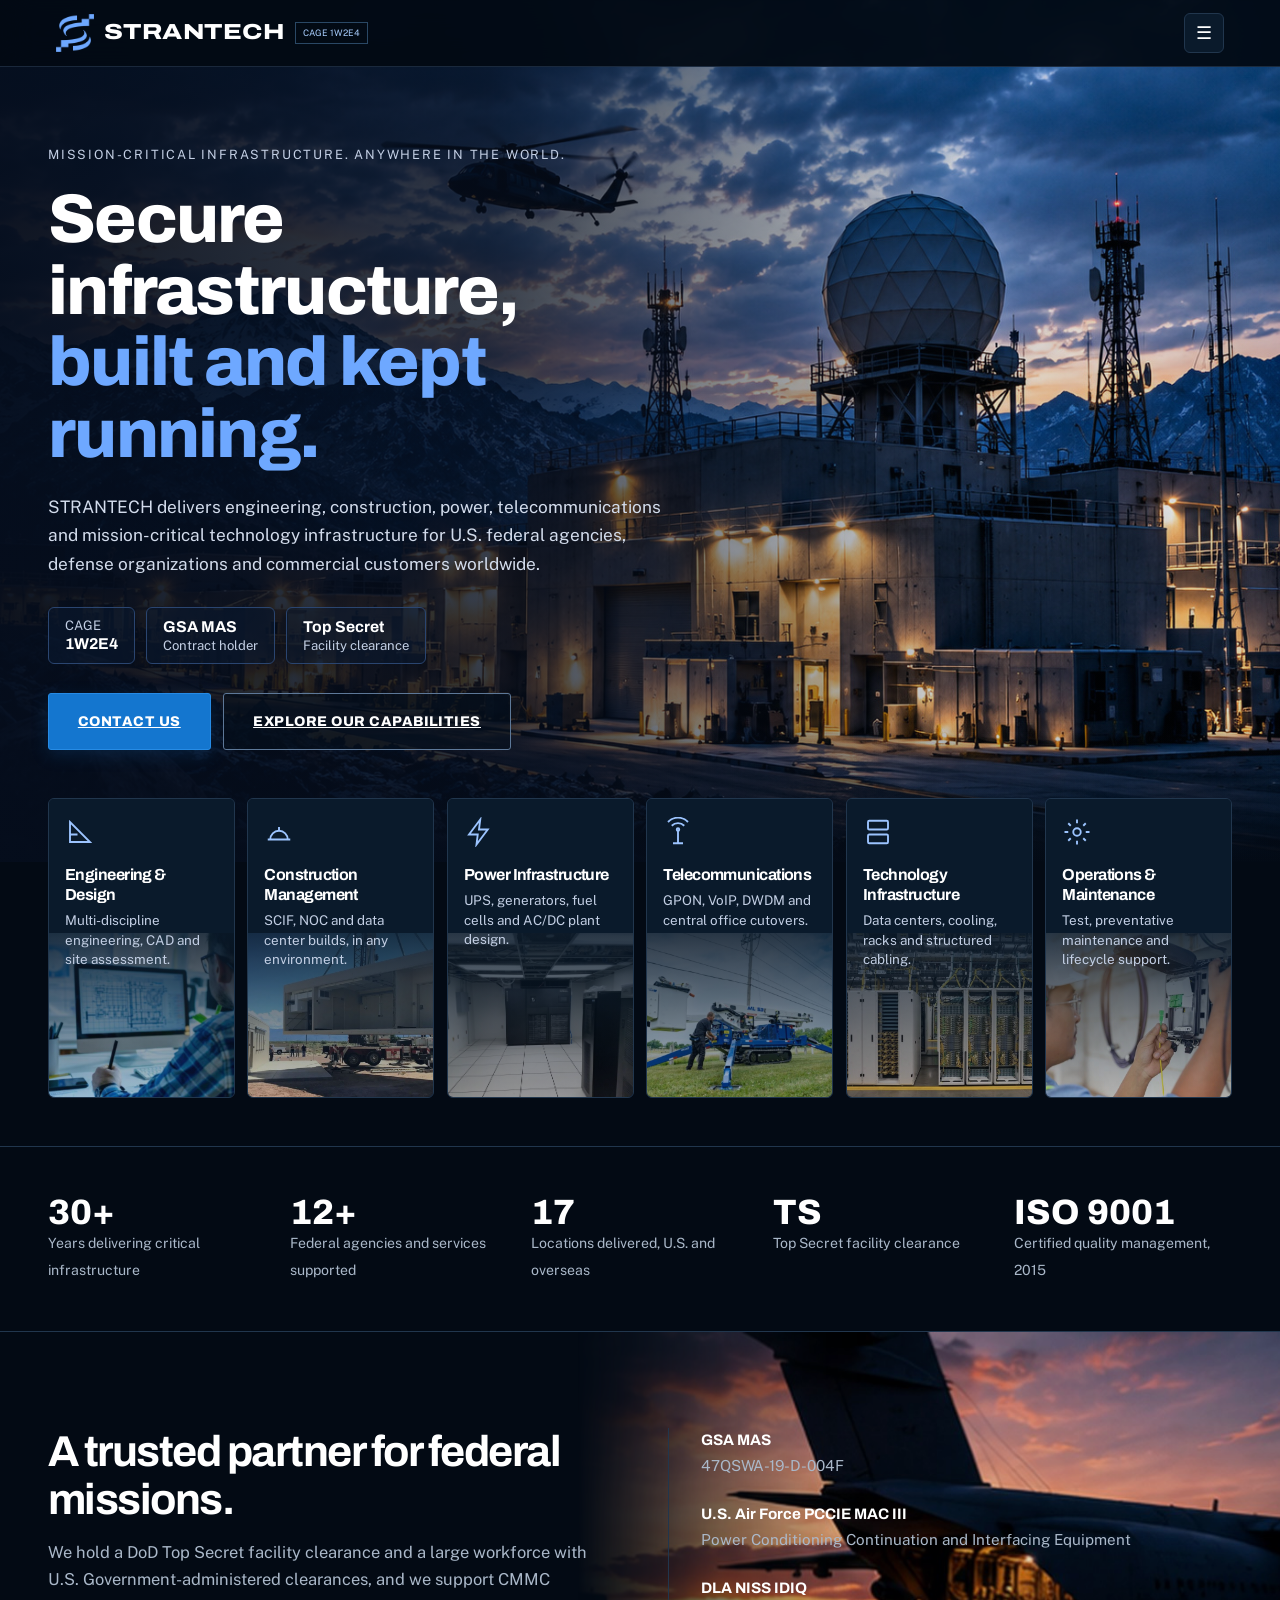
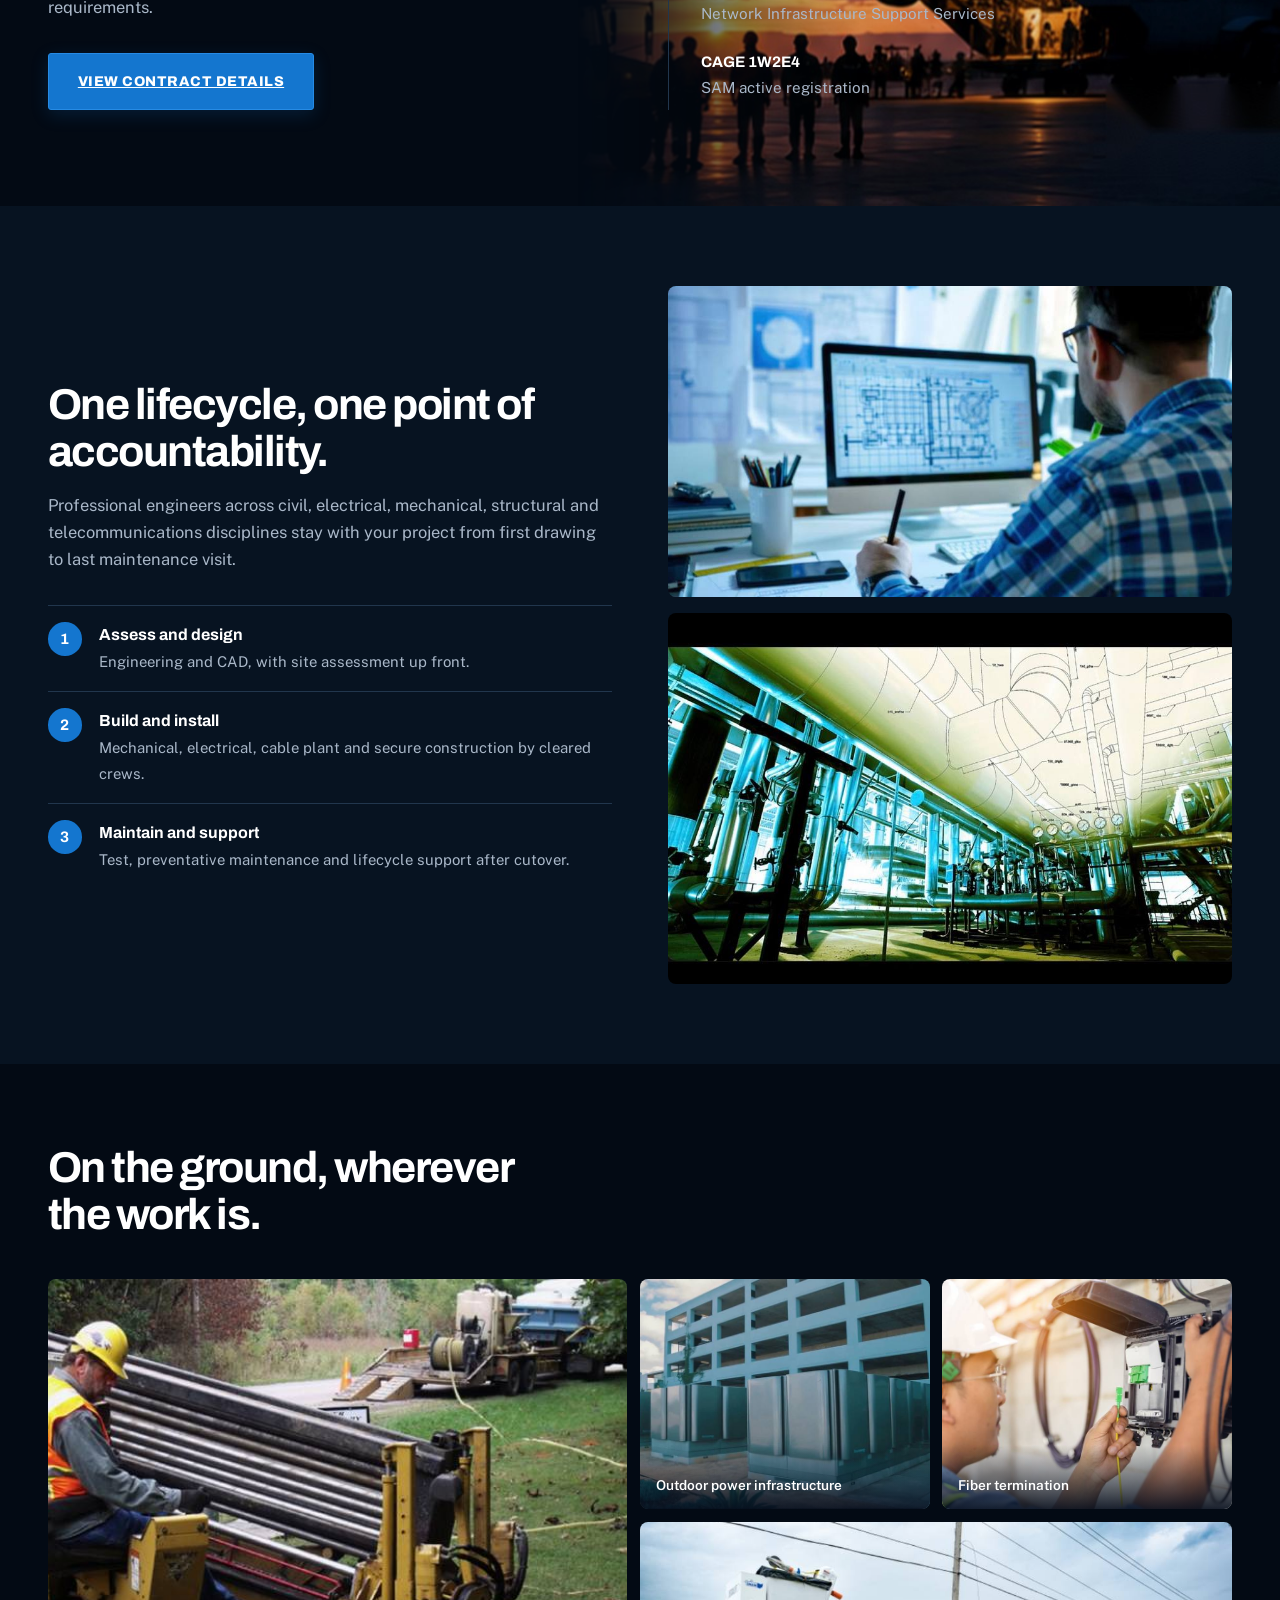
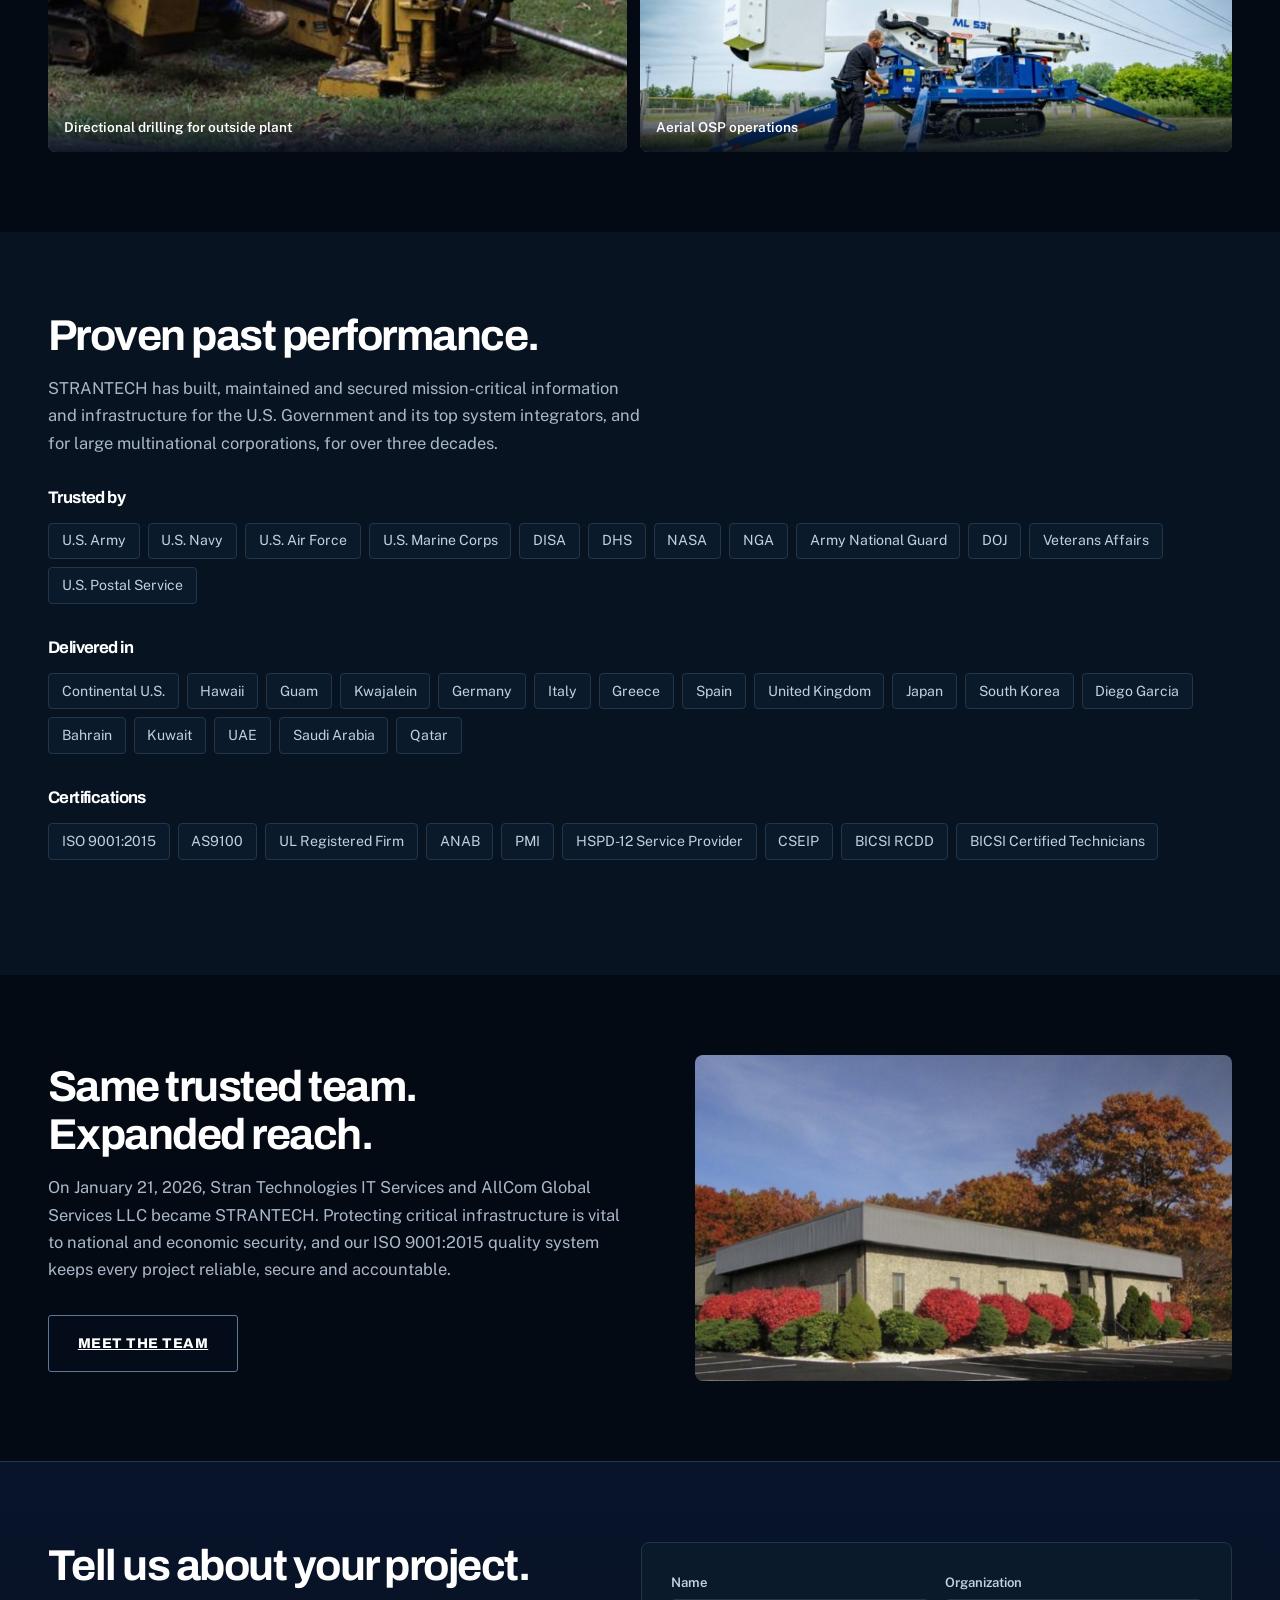
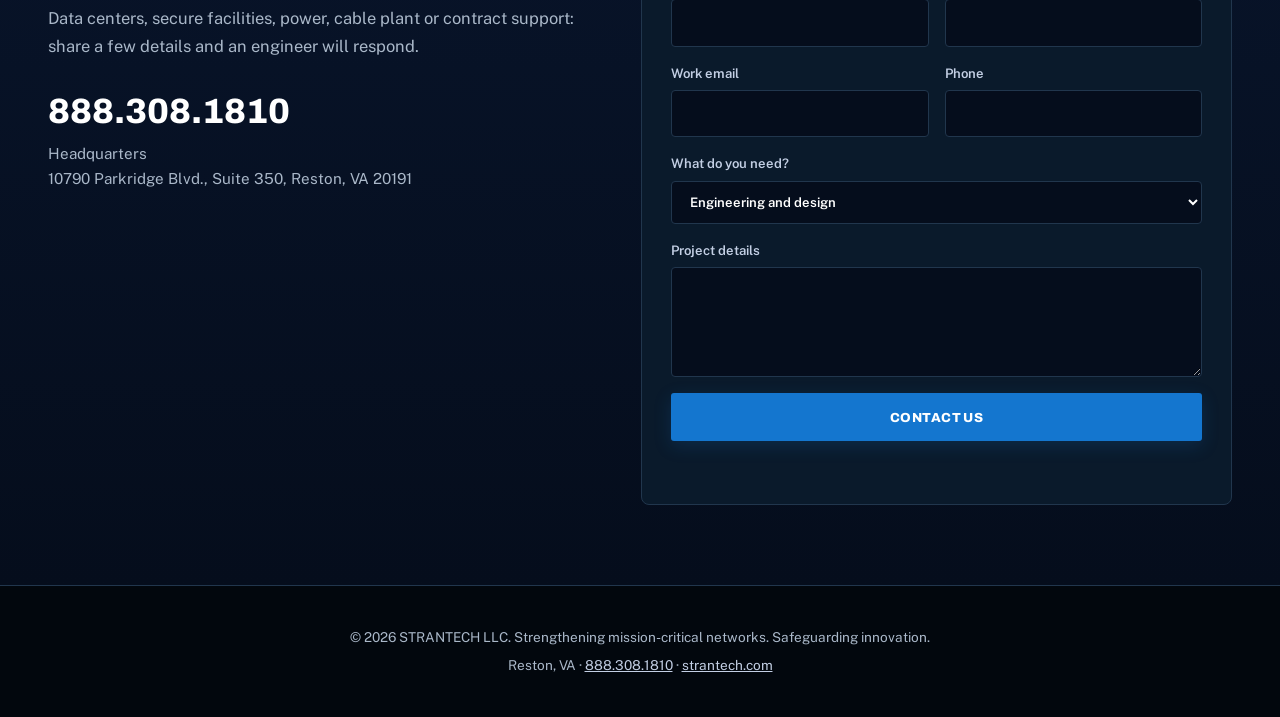
<file: index.html>
<!DOCTYPE html>
<html lang="en" data-theme="dark">
<head>
<meta charset="UTF-8"><meta name="viewport" content="width=device-width,initial-scale=1">
<title>STRANTECH | Mission-Critical Infrastructure & Defense</title>
<meta name="description" content="STRANTECH delivers engineering, construction, power, telecommunications and mission-critical technology infrastructure for U.S. federal agencies, defense organizations and commercial customers worldwide. CAGE 1W2E4. Top Secret facility clearance.">
<link rel="icon" type="image/png" href="images/strantech-logo.png">
<link rel="stylesheet" href="polish.css">
<link rel="stylesheet" href="sitewide.css">
<style>
*{margin:0;padding:0;box-sizing:border-box}html{scroll-behavior:smooth}body{line-height:1.65;overflow-x:hidden}img{display:block;max-width:100%}
.wrap{max-width:1180px;margin:0 auto;padding:0 1.5rem}section{padding:5rem 0}.alt{background:var(--bg-alt)}
header{position:fixed;top:0;left:0;right:0;z-index:100}
.nav-container{max-width:1180px;margin:0 auto;padding:.7rem 1.5rem;display:flex;align-items:center;justify-content:space-between;gap:1.2rem}
.logo-group{display:flex;align-items:center;gap:.6rem;text-decoration:none}
nav{display:flex;align-items:center;gap:1.4rem}nav a{text-decoration:none;font-size:.86rem;font-weight:500}nav a.btn{color:#fff;font-size:.74rem}
.mobile-toggle{display:none;width:40px;height:40px;border:1px solid var(--border);background:var(--card);color:#fff;border-radius:6px;font-size:1.1rem}
.mobile-menu{display:none;position:fixed;top:58px;left:0;right:0;background:var(--bg);padding:1rem 1.5rem 1.5rem;z-index:99;flex-direction:column;border-bottom:1px solid var(--border)}
.mobile-menu.open{display:flex}.mobile-menu a{color:#fff;text-decoration:none;padding:.7rem 0;border-bottom:1px solid var(--border)}.mobile-menu a.btn{border:0;margin-top:.8rem;text-align:center}
.hero{position:relative;padding:9rem 0 7rem;background:var(--ink);overflow:hidden}
.hero::before{content:"";position:absolute;inset:0;z-index:1;background:linear-gradient(90deg,rgba(5,13,28,.96) 0,rgba(5,13,28,.8) 38%,rgba(5,13,28,.12) 78%)}
.slide{position:absolute;inset:0;z-index:0;background-size:cover;background-position:center;opacity:0;transition:opacity 1.2s}.slide.on{opacity:1}.slide:first-child{background-position:right center}
.dots{display:none;position:absolute;right:1.5rem;bottom:6.5rem;z-index:4;gap:.5rem}.dots button{width:34px;height:5px;border:0;border-radius:3px;background:#ffffff55;cursor:pointer;padding:0}.dots button.on{background:#6ea8ff}
.hero::after{content:"";position:absolute;inset:auto 0 0;height:140px;background:linear-gradient(transparent,var(--ink))}
.hero .wrap{position:relative;z-index:2}.hero .in{max-width:640px}
.kicker{font-size:.8rem;letter-spacing:.14em;text-transform:uppercase;color:#c3cfe4;margin-bottom:1.2rem}
h1{font-size:clamp(2.5rem,5.4vw,4.3rem);line-height:1.04;font-weight:800;letter-spacing:-.025em;color:#fff}h1 span{color:#6ea8ff;display:block}
.hero p{color:#d3dcec;font-size:1.08rem;margin:1.4rem 0 1.8rem}
.badges{display:flex;flex-wrap:wrap;gap:.7rem;margin-bottom:1.8rem}.badges div{border:1px solid #2a4570;background:#0a1a3380;border-radius:6px;padding:.55rem 1rem;font-size:.82rem;color:#c3cfe4;line-height:1.3}.badges b{display:block;color:#fff;font-family:'Archivo';font-size:.98rem}
.row{display:flex;flex-wrap:wrap;gap:.8rem;align-items:center}
.tiles{position:relative;z-index:3;margin-top:-4rem}.tiles .wrap{display:grid;grid-template-columns:repeat(6,1fr);gap:.8rem}
.tile{position:relative;display:flex;flex-direction:column;min-height:300px;border:1px solid var(--border);border-radius:6px;overflow:hidden;background:var(--card);text-decoration:none;color:#fff}
.tile img{position:absolute;inset:auto 0 0;height:55%;width:100%;object-fit:cover;opacity:.8;transition:opacity .2s}.tile:hover img{opacity:1}.tile:hover{border-color:var(--signal)}
.tile::after{content:"";position:absolute;inset:0;background:linear-gradient(180deg,var(--card) 35%,transparent 100%)}
.tile div{position:relative;z-index:2;padding:1.1rem 1rem}.tile svg{width:30px;height:30px;stroke:#9cc4ff;fill:none;stroke-width:1.5;margin-bottom:.6rem}
.tile h3{font-size:1rem;line-height:1.25;margin-bottom:.4rem}.tile p{font-size:.84rem;color:#c3cfe4;line-height:1.45}
.stats{padding:3rem 0;border-block:1px solid var(--border);margin-top:3rem}.stats .wrap{display:grid;grid-template-columns:repeat(5,1fr);gap:1.5rem}
.stat b{display:block;font:800 2.2rem/1 'Archivo';color:#fff}.stat span{font-size:.88rem;color:var(--muted)}
.fed{position:relative;overflow:hidden}.fed::before{content:"";position:absolute;inset:0 0 0 45%;background:url(images/aircraft-sunset.jpg) center/cover;opacity:.9;-webkit-mask-image:linear-gradient(90deg,transparent,#000 40%);mask-image:linear-gradient(90deg,transparent,#000 40%)}
.fed{padding:6rem 0}.fed .wrap{position:relative;z-index:1;display:grid;grid-template-columns:1fr 1fr;gap:3.5rem}
h2{font-size:clamp(1.8rem,3.4vw,2.7rem);line-height:1.1;max-width:20ch}.lead{color:var(--muted);max-width:60ch;margin-top:1rem;font-size:1.03rem}
.facts{list-style:none;display:grid;gap:.9rem;border-left:1px solid var(--border);padding-left:2rem}.facts li{font-size:.95rem;color:var(--muted)}.facts b{display:block;color:#fff;font-family:'Archivo'}
.split{display:grid;grid-template-columns:1fr 1fr;gap:3.5rem;align-items:center}.split img{border-radius:8px;width:100%}
.steps{list-style:none;margin-top:2rem;counter-reset:s}.steps li{counter-increment:s;padding:1rem 0 1rem 3.2rem;border-top:1px solid var(--border);position:relative}
.steps li::before{content:counter(s);position:absolute;left:0;top:1rem;width:2.1rem;height:2.1rem;border-radius:50%;background:var(--signal);color:#fff;font:700 .95rem 'Archivo';display:grid;place-items:center}
.steps b{display:block;font-family:'Archivo';color:#fff}.steps span{color:var(--muted);font-size:.93rem}
.strip{display:grid;grid-template-columns:2fr 1fr 1fr;grid-template-rows:230px 230px;gap:.8rem;margin-top:2.5rem}.strip figure{position:relative;border-radius:8px;overflow:hidden}.strip figure:first-child{grid-row:span 2}.strip img{width:100%;height:100%;object-fit:cover}
.strip figcaption{position:absolute;inset:auto 0 0;padding:1.8rem 1rem .8rem;background:linear-gradient(transparent,rgba(5,13,28,.9));color:#fff;font-size:.85rem;font-weight:600}
.tags{display:flex;flex-wrap:wrap;gap:.5rem;margin:1rem 0 2.2rem}.tags span{background:var(--card);border:1px solid var(--border);padding:.35rem .8rem;border-radius:4px;font-size:.88rem;color:#c3cfe4}
h3.sub{font-size:1.05rem;margin-top:2rem;color:#fff}
.about{display:grid;grid-template-columns:1.1fr 1fr;gap:3.5rem;align-items:center}.about img{border-radius:8px;width:100%}
.contact{background:linear-gradient(180deg,#08142a,#050d1c);border-top:1px solid var(--border)}.contact .wrap{display:grid;grid-template-columns:1fr 1.1fr;gap:3.5rem}
.direct{margin-top:2rem}.direct a.big{font:800 2.2rem 'Archivo';color:#fff;text-decoration:none}.direct p{color:var(--muted);margin-top:.6rem;font-size:.95rem}
form{background:var(--card);border:1px solid var(--border);border-radius:8px;padding:1.8rem;display:grid;gap:1rem}.r2{display:grid;grid-template-columns:1fr 1fr;gap:1rem}
label{font-size:.82rem;font-weight:600;display:grid;gap:.35rem;color:#c3cfe4}input,select,textarea{font:inherit;padding:.75rem .9rem;border:1px solid var(--border);border-radius:4px;background:#050d1c;color:#fff;width:100%}textarea{min-height:110px;resize:vertical}
form .btn{border:0;cursor:pointer;padding:1.05rem}#formStatus{font-size:.9rem;min-height:1.2em;color:var(--muted)}
footer{padding:2.5rem 1.5rem;text-align:center;font-size:.85rem}
@media(max-width:1080px){.tiles .wrap{grid-template-columns:repeat(3,1fr)}.stats .wrap{grid-template-columns:repeat(3,1fr)}}
@media(max-width:980px){nav{display:none}.mobile-toggle{display:block}.fed .wrap,.split,.about,.contact .wrap{grid-template-columns:1fr}.hero::before{background:linear-gradient(180deg,rgba(5,13,28,.85),rgba(5,13,28,.7))}.dots{right:auto;left:1.5rem}.facts{border:0;padding:0}.fed::before{opacity:.3}}
@media(max-width:640px){section{padding:3.6rem 0}.hero{padding:7rem 0 6rem}.tiles .wrap,.stats .wrap{grid-template-columns:1fr 1fr}.r2{grid-template-columns:1fr}.strip{grid-template-columns:1fr;grid-template-rows:none}.strip figure,.strip figure:first-child{grid-row:auto;height:210px}.cage-badge{display:none}}
</style>
<style id="strantech-centering-fix">
/* Center the site consistently and prevent horizontal overflow. */
html, body { width:100%; max-width:100%; margin:0; overflow-x:clip; }
*, *::before, *::after { box-sizing:border-box; }
header { left:0 !important; right:0 !important; width:100% !important; }
.nav-container, .wrap, .container, .page-banner .wrap { margin-left:auto !important; margin-right:auto !important; }
.nav-container { width:100%; }
img, video, iframe { max-width:100%; }
@media (min-width:901px) and (max-width:1280px) {
  header nav { display:none !important; }
  header .mobile-toggle { display:inline-flex !important; align-items:center; justify-content:center; }
  .nav-container { width:100% !important; max-width:1180px !important; padding-left:clamp(1rem,3vw,2rem) !important; padding-right:clamp(1rem,3vw,2rem) !important; }
}
</style>


<style id="true-centered-layout-fix">
/* Keep the page content in one centered, responsive column. */
html, body { width:100%; max-width:100%; margin:0; overflow-x:hidden; }
header { width:100% !important; left:0 !important; right:0 !important; }
.wrap, .container, .nav-container, .page-banner .wrap, .cta-band .in {
  width: min(100% - 48px, 1308px) !important;
  max-width: 1308px !important;
  margin-left: auto !important; margin-right: auto !important;
}
.nav-container { display:flex; align-items:center; justify-content:space-between; }
.hero .wrap { margin-inline:auto !important; }
img, video, iframe { max-width:100%; }
@media (max-width: 700px) {
  .wrap, .container, .nav-container, .page-banner .wrap, .cta-band .in { width: calc(100% - 32px) !important; }
}
@media (min-width: 901px) and (max-width: 1280px) {
  header nav { display:none !important; }
  header .mobile-toggle { display:inline-flex !important; align-items:center; justify-content:center; }
}
</style>

</head>
<body>
<header><div class="nav-container">
<a href="index.html" class="logo-group"><img src="images/strantech-logo-light.png" alt=""><span class="logo-text">STRANTECH</span><span class="cage-badge">CAGE 1W2E4</span></a>
<nav><a href="index.html" class="active">Home</a><a href="capabilities.html">Capabilities</a><a href="partners.html">Federal Contracting</a><a href="#performance">Past Performance</a><a href="locations.html">Global Operations</a><a href="about.html">About</a><a href="#contact">Contact</a><a href="#contact" class="btn btn-primary btn-arrow">Contact Us</a></nav>
<button class="mobile-toggle" id="menuBtn" aria-label="Menu">☰</button></div></header>
<div class="mobile-menu" id="menu"><a href="index.html" class="active">Home</a><a href="capabilities.html">Capabilities</a><a href="partners.html">Federal Contracting</a><a href="#performance">Past Performance</a><a href="locations.html">Global Operations</a><a href="about.html">About</a><a href="#contact">Contact</a><a href="#contact" class="btn btn-primary btn-arrow">Contact Us</a></div>

<section class="hero">
<div class="slide on" style="background-image:url(images/hero-radar-site.jpg)"></div>
<div class="wrap"><div class="in">
<div class="kicker">Mission-critical infrastructure. Anywhere in the world.</div>
<h1>Secure infrastructure,<span>built and kept running.</span></h1>
<p>STRANTECH delivers engineering, construction, power, telecommunications and mission-critical technology infrastructure for U.S. federal agencies, defense organizations and commercial customers worldwide.</p>
<div class="badges"><div>CAGE<b>1W2E4</b></div><div><b>GSA MAS</b>Contract holder</div><div><b>Top Secret</b>Facility clearance</div></div>
<div class="row"><a href="#contact" class="btn btn-primary btn-lg">Contact Us</a><a href="capabilities.html" class="btn btn-outline btn-lg">Explore our capabilities</a></div>
</div></div></section>

<div class="tiles" id="capabilities"><div class="wrap">
<a class="tile" href="capabilities.html"><div><svg viewBox="0 0 24 24"><path d="M4 20V4l16 16zM4 14h6"/></svg><h3>Engineering & Design</h3><p>Multi-discipline engineering, CAD and site assessment.</p></div><img src="images/design-engineering-cad.jpg" alt="" loading="lazy"></a>
<a class="tile" href="capabilities.html"><div><svg viewBox="0 0 24 24"><path d="M3 18h18M5 18a7 7 0 0 1 14 0M12 8v3"/></svg><h3>Construction Management</h3><p>SCIF, NOC and data center builds, in any environment.</p></div><img src="images/modular-scif-buildouts.jpg" alt="" loading="lazy"></a>
<a class="tile" href="capabilities.html"><div><svg viewBox="0 0 24 24"><path d="M13 2 4 14h7l-1 8 9-12h-7z"/></svg><h3>Power Infrastructure</h3><p>UPS, generators, fuel cells and AC/DC plant design.</p></div><img src="images/power-ups-systems.jpg" alt="" loading="lazy"></a>
<a class="tile" href="capabilities.html"><div><svg viewBox="0 0 24 24"><path d="M12 11v10M8 21h8M7 7a7 7 0 0 1 10 0M4 4a11 11 0 0 1 16 0"/><circle cx="12" cy="10" r="1"/></svg><h3>Telecommunications</h3><p>GPON, VoIP, DWDM and central office cutovers.</p></div><img src="images/osp-aerial-operations.jpg" alt="" loading="lazy"></a>
<a class="tile" href="capabilities.html"><div><svg viewBox="0 0 24 24"><rect x="4" y="3" width="16" height="7" rx="1"/><rect x="4" y="14" width="16" height="7" rx="1"/><path d="M8 6.5h.01M8 17.5h.01"/></svg><h3>Technology Infrastructure</h3><p>Data centers, cooling, racks and structured cabling.</p></div><img src="images/data-center-infrastructure.jpg" alt="" loading="lazy"></a>
<a class="tile" href="capabilities.html"><div><svg viewBox="0 0 24 24"><circle cx="12" cy="12" r="3"/><path d="M12 2v3M12 19v3M2 12h3M19 12h3M5 5l2 2M17 17l2 2M19 5l-2 2M7 17l-2 2"/></svg><h3>Operations & Maintenance</h3><p>Test, preventative maintenance and lifecycle support.</p></div><img src="images/fiber-optic-installation.jpg" alt="" loading="lazy"></a>
</div></div>

<div class="stats"><div class="wrap">
<div class="stat"><b>30+</b><span>Years delivering critical infrastructure</span></div>
<div class="stat"><b>12+</b><span>Federal agencies and services supported</span></div>
<div class="stat"><b>17</b><span>Locations delivered, U.S. and overseas</span></div>
<div class="stat"><b>TS</b><span>Top Secret facility clearance</span></div>
<div class="stat"><b>ISO 9001</b><span>Certified quality management, 2015</span></div>
</div></div>

<section class="fed" id="contracts"><div class="wrap">
<div><h2>A trusted partner for federal missions.</h2>
<p class="lead">We hold a DoD Top Secret facility clearance and a large workforce with U.S. Government-administered clearances, and we support CMMC requirements.</p>
<div class="row" style="margin-top:2rem"><a href="partners.html" class="btn btn-primary btn-lg">View contract details</a></div></div>
<ul class="facts"><li><b>GSA MAS</b>47QSWA-19-D-004F</li><li><b>U.S. Air Force PCCIE MAC III</b>Power Conditioning Continuation and Interfacing Equipment</li><li><b>DLA NISS IDIQ</b>Network Infrastructure Support Services</li><li><b>CAGE 1W2E4</b>SAM active registration</li></ul>
</div></section>

<section class="alt"><div class="wrap split">
<div><h2>One lifecycle, one point of accountability.</h2><p class="lead">Professional engineers across civil, electrical, mechanical, structural and telecommunications disciplines stay with your project from first drawing to last maintenance visit.</p>
<ol class="steps"><li><b>Assess and design</b><span>Engineering and CAD, with site assessment up front.</span></li><li><b>Build and install</b><span>Mechanical, electrical, cable plant and secure construction by cleared crews.</span></li><li><b>Maintain and support</b><span>Test, preventative maintenance and lifecycle support after cutover.</span></li></ol></div>
<div style="display:grid;gap:1rem"><img src="images/design-engineering-cad.jpg" alt="Engineer reviewing a facility plan on a CAD workstation" loading="lazy"><img src="images/mechanical-piping-systems.jpg" alt="Mechanical piping system overlaid with engineering drawings" loading="lazy"></div>
</div></section>

<section><div class="wrap"><h2>On the ground, wherever the work is.</h2>
<div class="strip">
<figure><img src="images/directional-drilling-osp.jpg" alt="Operator running a horizontal directional drill" loading="lazy"><figcaption>Directional drilling for outside plant</figcaption></figure>
<figure><img src="images/outdoor-power-infrastructure.jpg" alt="Outdoor fuel cell power units" loading="lazy"><figcaption>Outdoor power infrastructure</figcaption></figure>
<figure><img src="images/fiber-optic-installation.jpg" alt="Technician terminating fiber" loading="lazy"><figcaption>Fiber termination</figcaption></figure>
<figure style="grid-column:span 2"><img src="images/osp-aerial-operations.jpg" alt="Aerial lift crew at a utility pole" loading="lazy"><figcaption>Aerial OSP operations</figcaption></figure>
</div></div></section>

<section id="performance" class="alt"><div class="wrap">
<h2>Proven past performance.</h2>
<p class="lead">STRANTECH has built, maintained and secured mission-critical information and infrastructure for the U.S. Government and its top system integrators, and for large multinational corporations, for over three decades.</p>
<h3 class="sub">Trusted by</h3><div class="tags"><span>U.S. Army</span><span>U.S. Navy</span><span>U.S. Air Force</span><span>U.S. Marine Corps</span><span>DISA</span><span>DHS</span><span>NASA</span><span>NGA</span><span>Army National Guard</span><span>DOJ</span><span>Veterans Affairs</span><span>U.S. Postal Service</span></div>
<h3 class="sub" id="global">Delivered in</h3><div class="tags"><span>Continental U.S.</span><span>Hawaii</span><span>Guam</span><span>Kwajalein</span><span>Germany</span><span>Italy</span><span>Greece</span><span>Spain</span><span>United Kingdom</span><span>Japan</span><span>South Korea</span><span>Diego Garcia</span><span>Bahrain</span><span>Kuwait</span><span>UAE</span><span>Saudi Arabia</span><span>Qatar</span></div>
<h3 class="sub">Certifications</h3><div class="tags"><span>ISO 9001:2015</span><span>AS9100</span><span>UL Registered Firm</span><span>ANAB</span><span>PMI</span><span>HSPD-12 Service Provider</span><span>CSEIP</span><span>BICSI RCDD</span><span>BICSI Certified Technicians</span></div>
</div></section>

<section><div class="wrap about">
<div><h2>Same trusted team. Expanded reach.</h2><p class="lead">On January 21, 2026, Stran Technologies IT Services and AllCom Global Services LLC became STRANTECH. Protecting critical infrastructure is vital to national and economic security, and our ISO 9001:2015 quality system keeps every project reliable, secure and accountable.</p>
<div class="row" style="margin-top:2rem"><a href="about.html" class="btn btn-outline btn-lg">Meet the team</a></div></div>
<img src="images/naugatuck-facility.jpg" alt="STRANTECH Naugatuck facility surrounded by autumn foliage" loading="lazy">
</div></section>

<section id="contact" class="contact"><div class="wrap">
<div><h2>Tell us about your project.</h2><p class="lead">Data centers, secure facilities, power, cable plant or contract support: share a few details and an engineer will respond.</p>
<div class="direct"><a class="big" href="tel:+18883081810">888.308.1810</a><p>Headquarters<br>10790 Parkridge Blvd., Suite 350, Reston, VA 20191</p></div></div>
<form id="contactForm" action="https://formspree.io/f/YOUR_FORM_ID" method="post">
<div class="r2"><label>Name<input name="name" required autocomplete="name"></label><label>Organization<input name="organization" autocomplete="organization"></label></div>
<div class="r2"><label>Work email<input type="email" name="email" required autocomplete="email"></label><label>Phone<input type="tel" name="phone" autocomplete="tel"></label></div>
<label>What do you need?<select name="interest"><option>Engineering and design</option><option>Construction / SCIF</option><option>Power infrastructure</option><option>Telecommunications</option><option>Technology infrastructure</option><option>Operations and maintenance</option><option>Contract vehicle question</option></select></label>
<label>Project details<textarea name="message"></textarea></label>
<button class="btn btn-primary" type="submit">Contact Us</button><p id="formStatus" role="status"></p></form>
</div></section>

<footer><p>© 2026 STRANTECH LLC. Strengthening mission-critical networks. Safeguarding innovation.</p><p style="margin-top:.4rem">Reston, VA · <a href="tel:+18883081810">888.308.1810</a> · <a href="https://www.strantech.com">strantech.com</a></p></footer>
<div class="callbar"><a class="btn btn-outline" href="tel:+18883081810">Call</a><a class="btn btn-primary" href="#contact">Contact Us</a></div>
<script src="polish.js"></script>
<script>var m=document.getElementById('menu');document.getElementById('menuBtn').onclick=function(){m.classList.toggle('open')};m.onclick=function(){m.classList.remove('open')};</script>
</body></html>
</file>
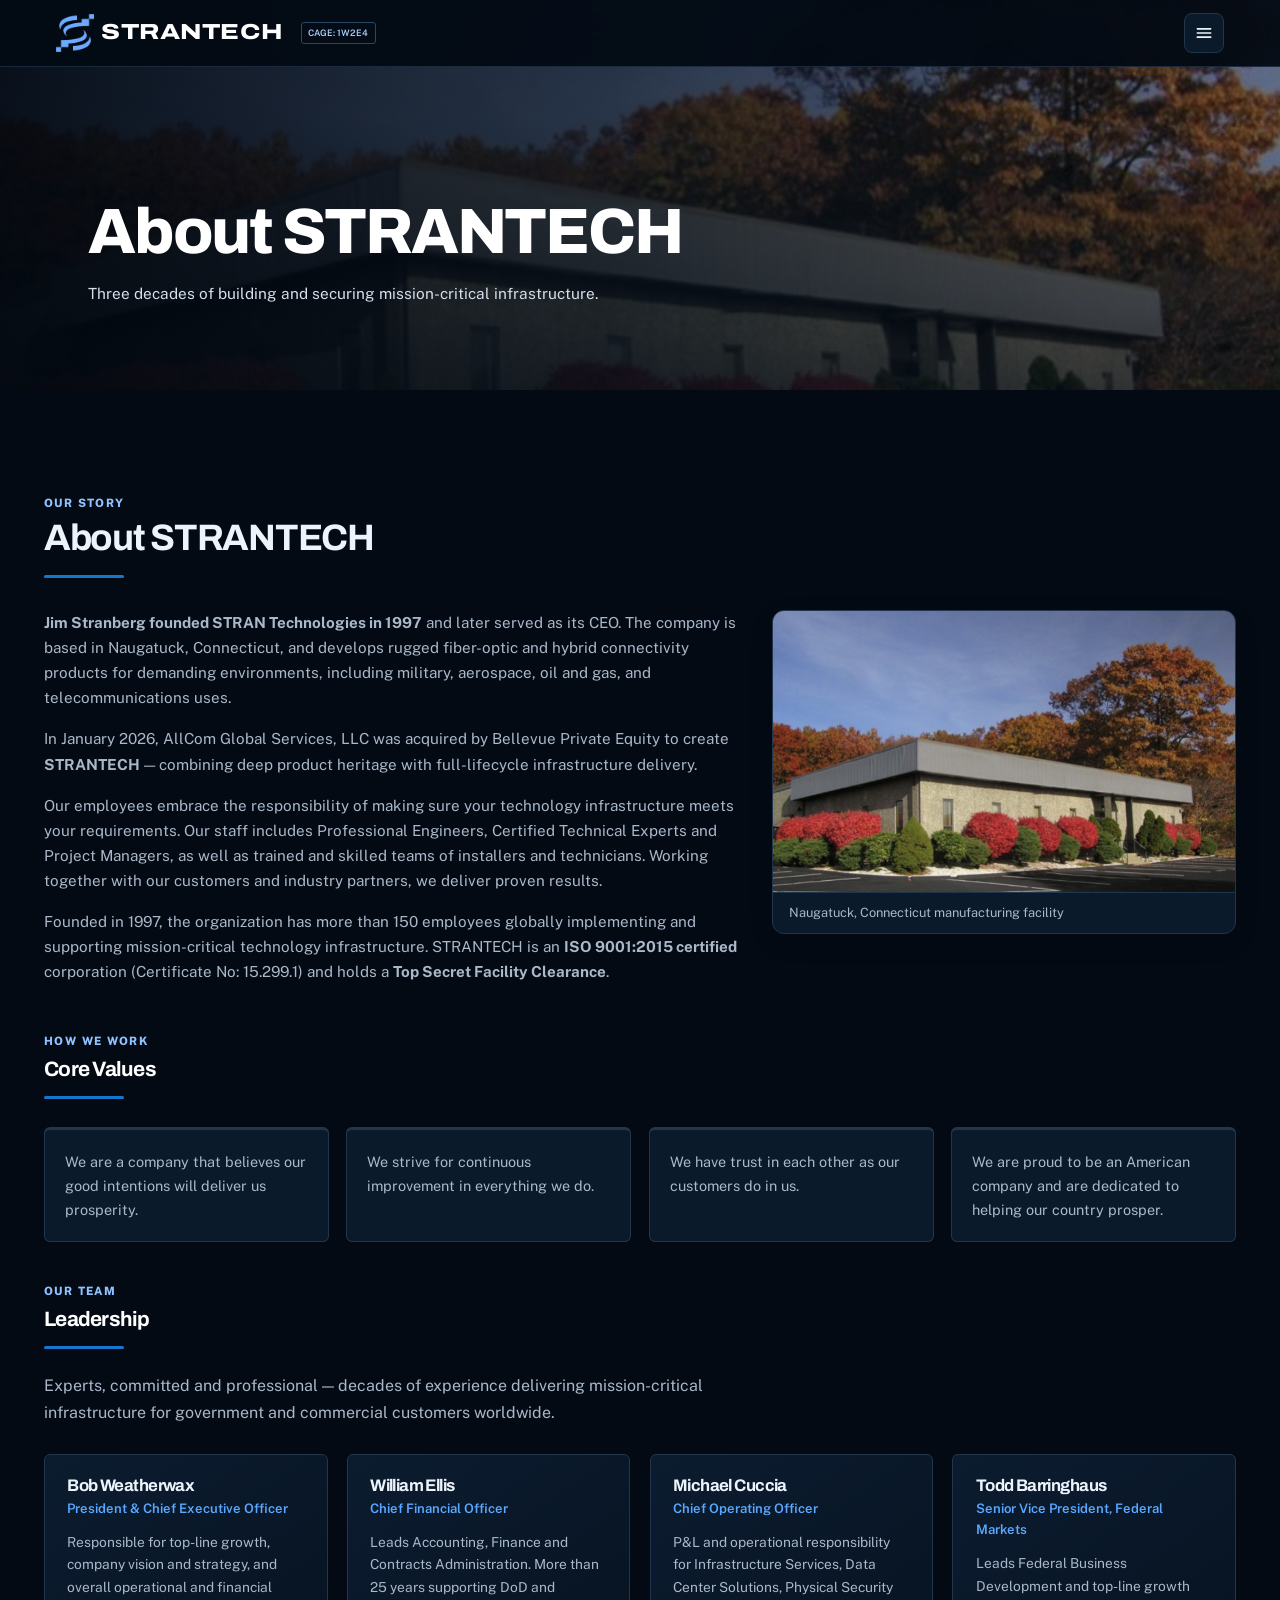
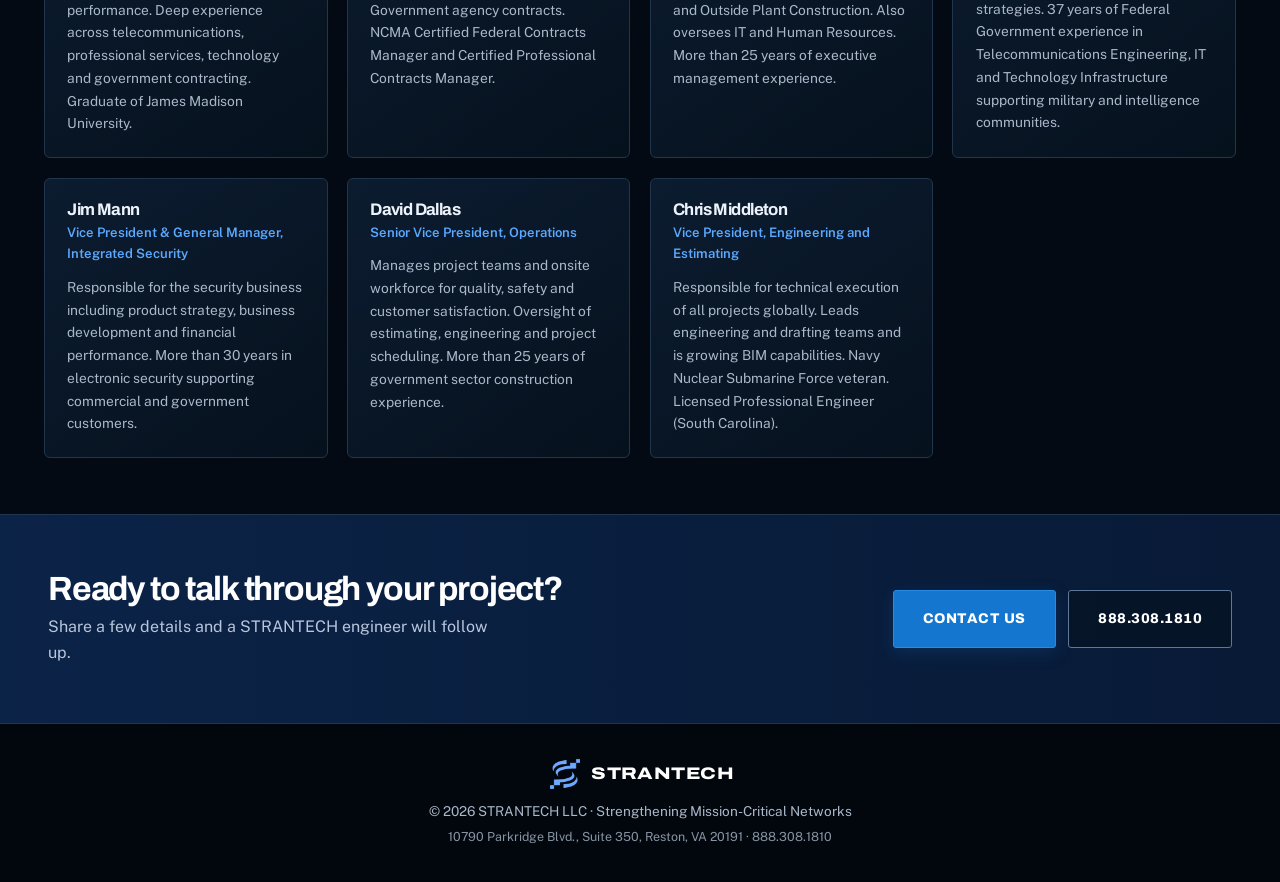
<file: about.html>
<!DOCTYPE html>
<html lang="en">
<head>
  <meta charset="UTF-8" />
  <meta name="viewport" content="width=device-width, initial-scale=1.0" />
  <title>STRANTECH | About Us</title>
  <meta name="description" content="About STRANTECH: cleared professionals delivering mission-critical infrastructure — data centers, power systems, and secure facilities." />
  <link rel="icon" type="image/png" href="[data-uri]" />
  <link href="https://fonts.googleapis.com/css2?family=Inter:wght@400;500;600;700;800&display=swap" rel="stylesheet">
  <style>
    :root { --navy:#0a1628; --blue:#0055a5; --blue-bright:#0070c9; --cyan:#00a3e0; --purple:#6b2d8b; --orange:#e85d04; --text:#1a1a1a; --muted:#5a6577; --bg:#fff; --bg-alt:#f4f6f9; --card:#fff; --border:#e2e8f0; --header-bg:rgba(255,255,255,0.97); }
    [data-theme="dark"] { --text:#f0f4f8; --muted:#94a3b8; --bg:#0a0f1a; --bg-alt:#111827; --card:#1a2332; --border:#2d3748; --header-bg:rgba(10,15,26,0.95); }
    * { margin:0; padding:0; box-sizing:border-box; }
    body { font-family:Inter,system-ui,sans-serif; background:var(--bg); color:var(--text); line-height:1.65; }
    .accent-line { height:3px; width:80px; background:linear-gradient(90deg,var(--purple),var(--orange)); border-radius:2px; margin:1rem 0 1.5rem; }
    header { position:fixed; top:0; left:0; right:0; z-index:100; background:var(--header-bg); backdrop-filter:blur(12px); border-bottom:1px solid var(--border); }
    .nav-container { max-width:1200px; margin:0 auto; padding:0.75rem 1.25rem; display:flex; align-items:center; justify-content:space-between; }
    .logo-group { display:flex; align-items:center; gap:0.6rem; text-decoration:none; }
    .logo-group img { height:36px; }
    .logo-text { font-weight:800; font-size:1.2rem; color:var(--text); }
    .cage-badge { font-size:0.62rem; font-weight:600; background:rgba(0,85,165,0.08); color:var(--blue); padding:0.15rem 0.4rem; border-radius:3px; border:1px solid rgba(0,85,165,0.2); }
    nav { display:flex; align-items:center; gap:1.2rem; }
    nav a { color:var(--muted); text-decoration:none; font-size:0.85rem; font-weight:500; }
    nav a:hover, nav a.active { color:var(--blue); }
    .btn { display:inline-flex; padding:0.55rem 1.1rem; border-radius:4px; font-weight:600; font-size:0.85rem; text-decoration:none; }
    .btn-primary { background:var(--blue); color:#fff; }
    .theme-toggle, .mobile-toggle { background:none; border:1px solid var(--border); color:var(--text); width:40px; height:40px; border-radius:4px; cursor:pointer; font-size:1.1rem; display:flex; align-items:center; justify-content:center; }
    .mobile-toggle { display:none; } #themeToggleMobile { display:none; }
    @media (max-width:980px) { nav { display:none; } .mobile-toggle, #themeToggleMobile { display:flex; } #themeToggle { display:none; } }
    .mobile-menu { display:none; position:fixed; top:58px; left:0; right:0; background:var(--header-bg); border-bottom:1px solid var(--border); padding:1rem 1.25rem; z-index:99; flex-direction:column; gap:0.5rem; }
    .mobile-menu.open { display:flex; }
    .mobile-menu a { color:var(--text); text-decoration:none; font-weight:500; padding:0.5rem 0; border-bottom:1px solid var(--border); }
    section { padding:6.5rem 1.25rem 3.5rem; }
    .container { max-width:1100px; margin:0 auto; }
    .section-label { font-size:0.72rem; font-weight:600; letter-spacing:0.12em; text-transform:uppercase; color:var(--blue); margin-bottom:0.4rem; }
    h1 { font-size:clamp(1.7rem,3.2vw,2.3rem); font-weight:700; }
    h2 { font-size:1.3rem; font-weight:700; margin-bottom:0.5rem; }
    .lead { font-size:1rem; color:var(--muted); max-width:720px; }
    .about-grid { display:grid; grid-template-columns:1.2fr 0.8fr; gap:2rem; margin:2rem 0; align-items:start; }
    @media (max-width:800px) { .about-grid { grid-template-columns:1fr; } }
    .about-text p { margin-bottom:1rem; color:var(--muted); font-size:0.95rem; }
    .cable-photos { display:grid; grid-template-columns:1fr 1fr; gap:0.75rem; }
    .cable-photos img { width:100%; border-radius:6px; border:1px solid var(--border); background:#f8fafc; }
    .values-grid { display:grid; grid-template-columns:repeat(auto-fit,minmax(240px,1fr)); gap:1.1rem; margin:1.75rem 0 2.5rem; }
    .value-card { background:var(--card); border:1px solid var(--border); border-radius:8px; padding:1.25rem; border-top:3px solid var(--purple); }
    .value-card p { font-size:0.9rem; color:var(--muted); }
    .lead-grid { display:grid; grid-template-columns:repeat(auto-fit,minmax(280px,1fr)); gap:1.2rem; margin-top:1.75rem; }
    .lead-card { background:var(--card); border:1px solid var(--border); border-radius:6px; padding:1.4rem; }
    .lead-card h3 { font-size:1.05rem; margin-bottom:0.15rem; }
    .lead-card .title { font-size:0.82rem; font-weight:600; color:var(--blue); margin-bottom:0.7rem; }
    [data-theme="dark"] .lead-card .title { color:var(--cyan); }
    .lead-card p { font-size:0.86rem; color:var(--muted); }
    footer { background:var(--navy); color:rgba(255,255,255,0.7); padding:2.2rem 1.25rem; text-align:center; font-size:0.85rem; }
    footer .logo-text { color:#fff; }
  </style>
<style>
/* STRANTECH header polish: professional icon buttons + mobile fit */
.nav-container{min-width:0}
.logo-group{min-width:0;flex-shrink:1}
.logo-text{white-space:nowrap}
.nav-actions{display:flex;gap:.5rem;align-items:center;flex-shrink:0;margin-left:auto}.cage-badge{margin-left:.65rem;}.about-photo{border:1px solid var(--border);border-radius:12px;overflow:hidden;box-shadow:0 8px 24px rgba(0,0,0,0.12);background:var(--card);align-self:start;margin:0;}.about-photo img{width:100%;height:auto;display:block;}.about-photo figcaption{padding:0.6rem 1rem;font-size:0.8rem;color:var(--muted);border-top:1px solid var(--border);}
.theme-toggle,.mobile-toggle{margin-right:0;align-items:center;justify-content:center;border:1px solid var(--border);background:var(--card);border-radius:8px;color:var(--text);cursor:pointer;flex-shrink:0;padding:0;line-height:0}
.theme-toggle svg,.mobile-toggle svg{width:20px;height:20px;display:block}
.theme-toggle:hover,.mobile-toggle:hover{border-color:var(--blue);color:var(--blue)}
[data-theme="dark"] .theme-toggle:hover,[data-theme="dark"] .mobile-toggle:hover{border-color:var(--cyan);color:var(--cyan)}
@media (min-width:981px){#themeToggle{display:inline-flex;width:36px;height:36px}}
@media (max-width:980px){
  .nav-container{gap:.75rem;padding:.65rem .9rem}
  .logo-group{gap:.55rem}
  .mobile-toggle,#themeToggleMobile{width:42px;height:42px}
}
@media (max-width:430px){
  .cage-badge{display:none}
  .logo-group img{height:32px}
  .logo-text{font-size:1.05rem;overflow:hidden;text-overflow:ellipsis}
}
</style>
<link rel="stylesheet" href="polish.css">
<link rel="stylesheet" href="sitewide.css">

<style id="strantech-centering-fix">
/* Center the site consistently and prevent horizontal overflow. */
html, body { width:100%; max-width:100%; margin:0; overflow-x:clip; }
*, *::before, *::after { box-sizing:border-box; }
header { left:0 !important; right:0 !important; width:100% !important; }
.nav-container, .wrap, .container, .page-banner .wrap { margin-left:auto !important; margin-right:auto !important; }
.nav-container { width:100%; }
img, video, iframe { max-width:100%; }
@media (min-width:901px) and (max-width:1280px) {
  header nav { display:none !important; }
  header .mobile-toggle { display:inline-flex !important; align-items:center; justify-content:center; }
  .nav-container { width:100% !important; max-width:1180px !important; padding-left:clamp(1rem,3vw,2rem) !important; padding-right:clamp(1rem,3vw,2rem) !important; }
}
</style>


<style id="true-centered-layout-fix">
/* Keep the page content in one centered, responsive column. */
html, body { width:100%; max-width:100%; margin:0; overflow-x:hidden; }
header { width:100% !important; left:0 !important; right:0 !important; }
.wrap, .container, .nav-container, .page-banner .wrap, .cta-band .in {
  width: min(100% - 48px, 1308px) !important;
  max-width: 1308px !important;
  margin-left: auto !important; margin-right: auto !important;
}
.nav-container { display:flex; align-items:center; justify-content:space-between; }
.hero .wrap { margin-inline:auto !important; }
img, video, iframe { max-width:100%; }
@media (max-width: 700px) {
  .wrap, .container, .nav-container, .page-banner .wrap, .cta-band .in { width: calc(100% - 32px) !important; }
}
@media (min-width: 901px) and (max-width: 1280px) {
  header nav { display:none !important; }
  header .mobile-toggle { display:inline-flex !important; align-items:center; justify-content:center; }
}
</style>

</head>
<body>
  <header>
    <div class="nav-container">
      <a href="index.html" class="logo-group">
        <img src="images/strantech-logo-light.png" alt="STRANTECH" />
        <span class="logo-text">STRANTECH</span>
        <span class="cage-badge">CAGE: 1W2E4</span>
      </a>
      <nav><a href="index.html">Home</a><a href="capabilities.html">Capabilities</a><a href="partners.html">Federal Contracting</a><a href="index.html#performance">Past Performance</a><a href="locations.html">Global Operations</a><a href="about.html" class="active">About</a><a href="index.html#contact">Contact</a><a href="index.html#contact" class="btn btn-primary btn-arrow">Contact Us</a></nav>
      <div class="nav-actions">
        <button class="theme-toggle" id="themeToggleMobile"><svg viewBox="0 0 24 24" fill="none" stroke="currentColor" stroke-width="2" stroke-linecap="round" stroke-linejoin="round" aria-hidden="true"><path d="M21 12.79A9 9 0 1 1 11.21 3 7 7 0 0 0 21 12.79z"/></svg></button>
        <button class="mobile-toggle" id="mobileToggle"><svg viewBox="0 0 24 24" fill="none" stroke="currentColor" stroke-width="2" stroke-linecap="round" aria-hidden="true"><path d="M4 7h16M4 12h16M4 17h16"/></svg></button>
      </div>
    </div>
  </header>
  <div class="mobile-menu" id="mobileMenu"><a href="index.html">Home</a><a href="capabilities.html">Capabilities</a><a href="partners.html">Federal Contracting</a><a href="index.html#performance">Past Performance</a><a href="locations.html">Global Operations</a><a href="about.html" class="active">About</a><a href="index.html#contact">Contact</a><a href="index.html#contact" class="btn btn-primary btn-arrow">Contact Us</a></div>

  <div class="page-banner" style="background-image:url(images/naugatuck-facility.jpg)" role="img" aria-label="About STRANTECH"><div><h1>About STRANTECH</h1><p>Three decades of building and securing mission-critical infrastructure.</p></div></div>
<section>
    <div class="container">
      <div class="section-label">Our Story</div>
      <h1>About STRANTECH</h1>
      <div class="accent-line"></div>

      <div class="about-grid">
        <div class="about-text">
          <p><strong>Jim Stranberg founded STRAN Technologies in 1997</strong> and later served as its CEO. The company is based in Naugatuck, Connecticut, and develops rugged fiber-optic and hybrid connectivity products for demanding environments, including military, aerospace, oil and gas, and telecommunications uses.</p>
          <p>In January 2026, AllCom Global Services, LLC was acquired by Bellevue Private Equity to create <strong>STRANTECH</strong> — combining deep product heritage with full-lifecycle infrastructure delivery.</p>
          <p>Our employees embrace the responsibility of making sure your technology infrastructure meets your requirements. Our staff includes Professional Engineers, Certified Technical Experts and Project Managers, as well as trained and skilled teams of installers and technicians. Working together with our customers and industry partners, we deliver proven results.</p>
          <p>Founded in 1997, the organization has more than 150 employees globally implementing and supporting mission-critical technology infrastructure. STRANTECH is an <strong>ISO 9001:2015 certified</strong> corporation (Certificate No: 15.299.1) and holds a <strong>Top Secret Facility Clearance</strong>.</p>
        </div>
        <figure class="about-photo">
            <img src="images/naugatuck-facility.jpg" alt="Naugatuck, Connecticut manufacturing facility" />
            <figcaption>Naugatuck, Connecticut manufacturing facility</figcaption>
          </figure>
      </div>

      <div class="section-label" style="margin-top:2rem;">How We Work</div>
      <h2>Core Values</h2>
      <div class="accent-line"></div>
      <div class="values-grid">
        <div class="value-card"><p>We are a company that believes our good intentions will deliver us prosperity.</p></div>
        <div class="value-card"><p>We strive for continuous improvement in everything we do.</p></div>
        <div class="value-card"><p>We have trust in each other as our customers do in us.</p></div>
        <div class="value-card"><p>We are proud to be an American company and are dedicated to helping our country prosper.</p></div>
      </div>

      <div class="section-label">Our Team</div>
      <h2>Leadership</h2>
      <div class="accent-line"></div>
      <p class="lead">Experts, committed and professional — decades of experience delivering mission-critical infrastructure for government and commercial customers worldwide.</p>

      <div class="lead-grid">
        <div class="lead-card"><h3>Bob Weatherwax</h3><div class="title">President & Chief Executive Officer</div><p>Responsible for top-line growth, company vision and strategy, and overall operational and financial performance. Deep experience across telecommunications, professional services, technology and government contracting. Graduate of James Madison University.</p></div>
        <div class="lead-card"><h3>William Ellis</h3><div class="title">Chief Financial Officer</div><p>Leads Accounting, Finance and Contracts Administration. More than 25 years supporting DoD and Government agency contracts. NCMA Certified Federal Contracts Manager and Certified Professional Contracts Manager.</p></div>
        <div class="lead-card"><h3>Michael Cuccia</h3><div class="title">Chief Operating Officer</div><p>P&L and operational responsibility for Infrastructure Services, Data Center Solutions, Physical Security and Outside Plant Construction. Also oversees IT and Human Resources. More than 25 years of executive management experience.</p></div>
        <div class="lead-card"><h3>Todd Barringhaus</h3><div class="title">Senior Vice President, Federal Markets</div><p>Leads Federal Business Development and top-line growth strategies. 37 years of Federal Government experience in Telecommunications Engineering, IT and Technology Infrastructure supporting military and intelligence communities.</p></div>
        <div class="lead-card"><h3>Jim Mann</h3><div class="title">Vice President & General Manager, Integrated Security</div><p>Responsible for the security business including product strategy, business development and financial performance. More than 30 years in electronic security supporting commercial and government customers.</p></div>
        <div class="lead-card"><h3>David Dallas</h3><div class="title">Senior Vice President, Operations</div><p>Manages project teams and onsite workforce for quality, safety and customer satisfaction. Oversight of estimating, engineering and project scheduling. More than 25 years of government sector construction experience.</p></div>
        <div class="lead-card"><h3>Chris Middleton</h3><div class="title">Vice President, Engineering and Estimating</div><p>Responsible for technical execution of all projects globally. Leads engineering and drafting teams and is growing BIM capabilities. Navy Nuclear Submarine Force veteran. Licensed Professional Engineer (South Carolina).</p></div>
      </div>
    </div>
  </section>

  <div class="cta-band"><div class="in"><div><h2>Ready to talk through your project?</h2><p>Share a few details and a STRANTECH engineer will follow up.</p></div><div class="row"><a href="index.html#contact" class="btn btn-primary btn-lg">Contact Us</a><a href="tel:+18883081810" class="btn btn-outline btn-lg">888.308.1810</a></div></div></div>
<div class="callbar"><a class="btn btn-outline" style="color:#fff" href="tel:+18883081810">Call</a><a class="btn btn-primary" href="index.html#contact">Contact Us</a></div>
<footer>
    <div class="logo-group" style="justify-content:center;margin-bottom:0.7rem;">
      <img src="images/strantech-logo-light.png" alt="STRANTECH" style="height:30px" />
      <span class="logo-text" style="font-size:1.05rem">STRANTECH</span>
    </div>
    <p>© 2026 STRANTECH LLC · Strengthening Mission-Critical Networks</p>
    <p style="margin-top:0.25rem;font-size:0.78rem;opacity:0.8;">10790 Parkridge Blvd., Suite 350, Reston, VA 20191 · 888.308.1810</p>
  </footer>
  <script>
    const root = document.documentElement;
    const toggles = [document.getElementById('themeToggle'), document.getElementById('themeToggleMobile')];
    /*header-icons*/const ICON_SUN='<svg viewBox="0 0 24 24" fill="none" stroke="currentColor" stroke-width="2" stroke-linecap="round" stroke-linejoin="round" aria-hidden="true"><circle cx="12" cy="12" r="4"/><path d="M12 2v2M12 20v2M4.93 4.93l1.41 1.41M17.66 17.66l1.41 1.41M2 12h2M20 12h2M6.34 17.66l-1.41 1.41M19.07 4.93l-1.41 1.41"/></svg>';const ICON_MOON='<svg viewBox="0 0 24 24" fill="none" stroke="currentColor" stroke-width="2" stroke-linecap="round" stroke-linejoin="round" aria-hidden="true"><path d="M21 12.79A9 9 0 1 1 11.21 3 7 7 0 0 0 21 12.79z"/></svg>';const ICON_MENU='<svg viewBox="0 0 24 24" fill="none" stroke="currentColor" stroke-width="2" stroke-linecap="round" aria-hidden="true"><path d="M4 7h16M4 12h16M4 17h16"/></svg>';const ICON_CLOSE='<svg viewBox="0 0 24 24" fill="none" stroke="currentColor" stroke-width="2" stroke-linecap="round" aria-hidden="true"><path d="M6 6l12 12M18 6L6 18"/></svg>';function setTheme(t) { if(t==='dark') root.setAttribute('data-theme','dark'); else root.removeAttribute('data-theme'); localStorage.setItem('theme',t); toggles.forEach(b=>{if(b)b.innerHTML = t === 'dark' ? ICON_SUN : ICON_MOON;}); }
    setTheme(localStorage.getItem('theme') || 'dark');
    toggles.forEach(b=>{if(b)b.addEventListener('click',()=>setTheme(root.getAttribute('data-theme')==='dark'?'light':'dark'));});
    const mobileToggle=document.getElementById('mobileToggle'), mobileMenu=document.getElementById('mobileMenu');
    mobileToggle.addEventListener('click',()=>{mobileMenu.classList.toggle('open');mobileToggle.innerHTML = mobileMenu.classList.contains('open') ? ICON_CLOSE : ICON_MENU;});
    function closeMobile(){mobileMenu.classList.remove('open');mobileToggle.innerHTML = ICON_MENU;}
  </script>
<script src="polish.js"></script>
</body>
</html>
</file>
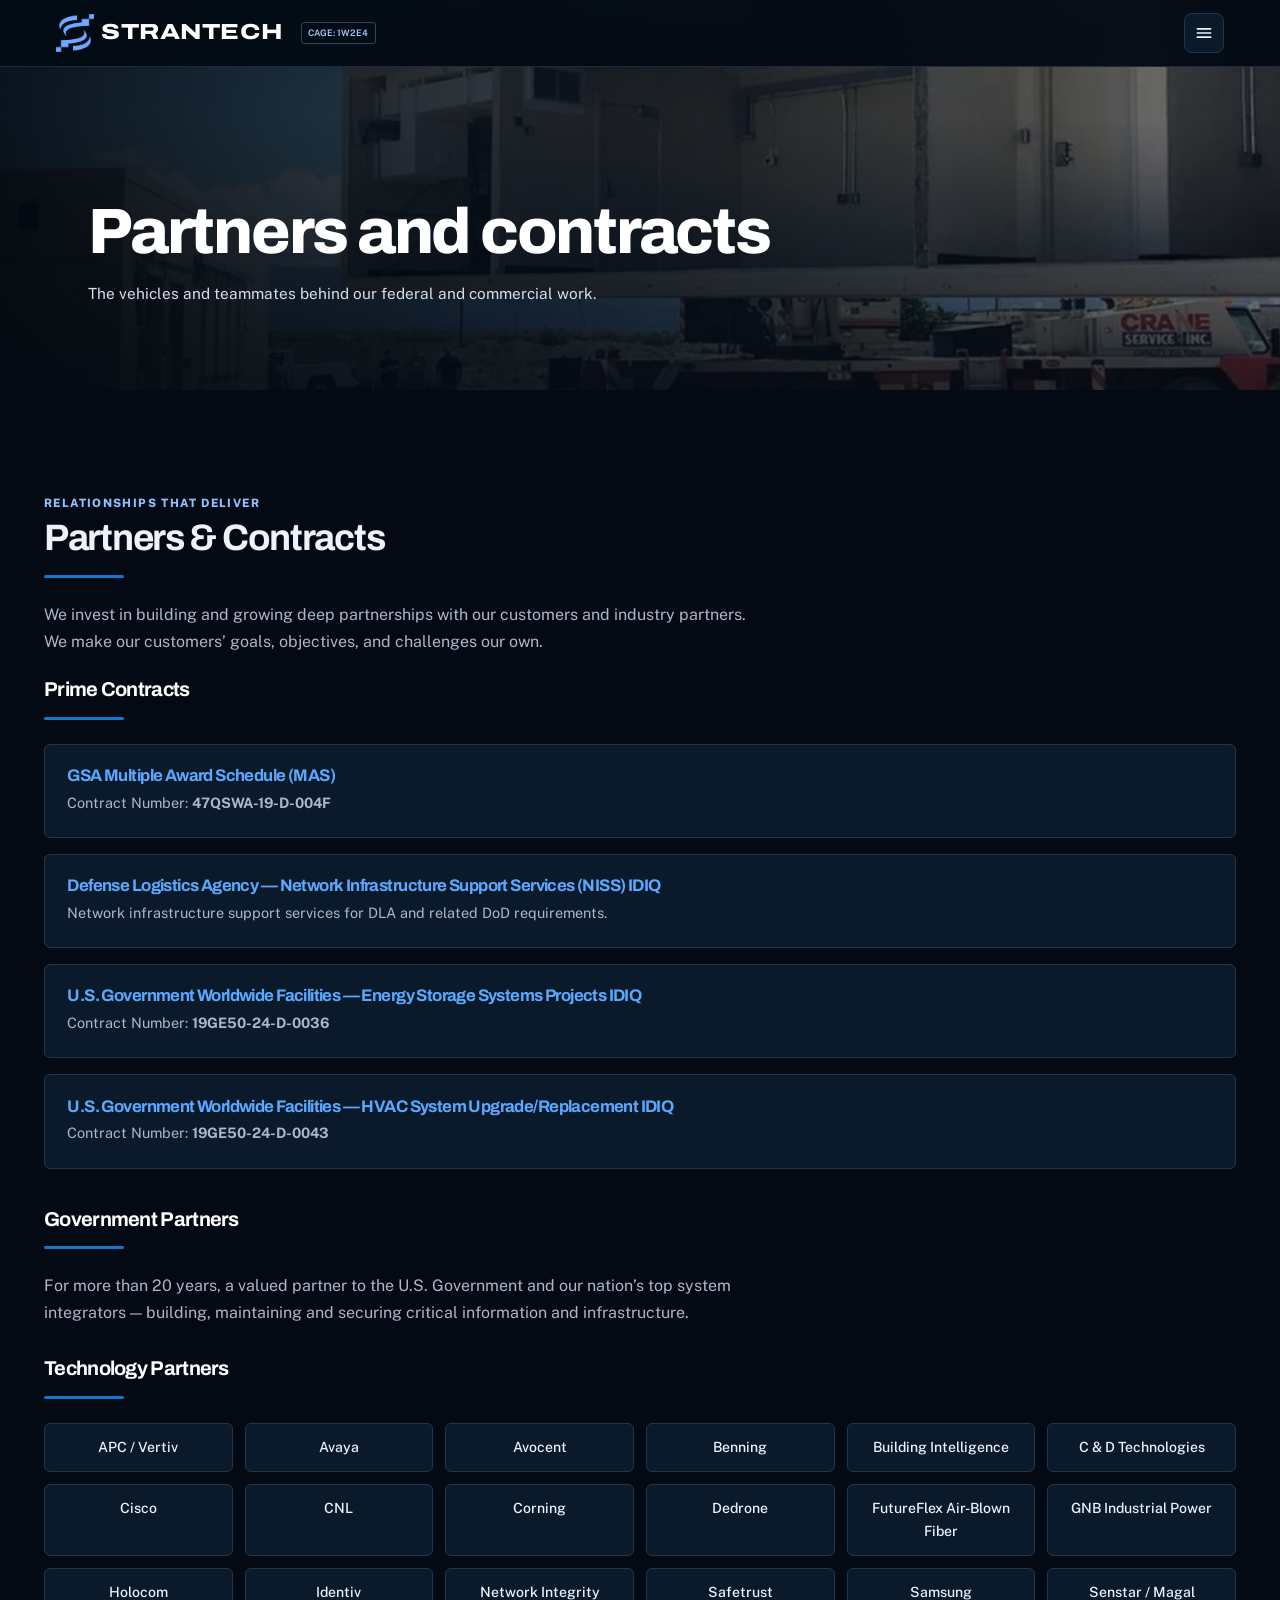
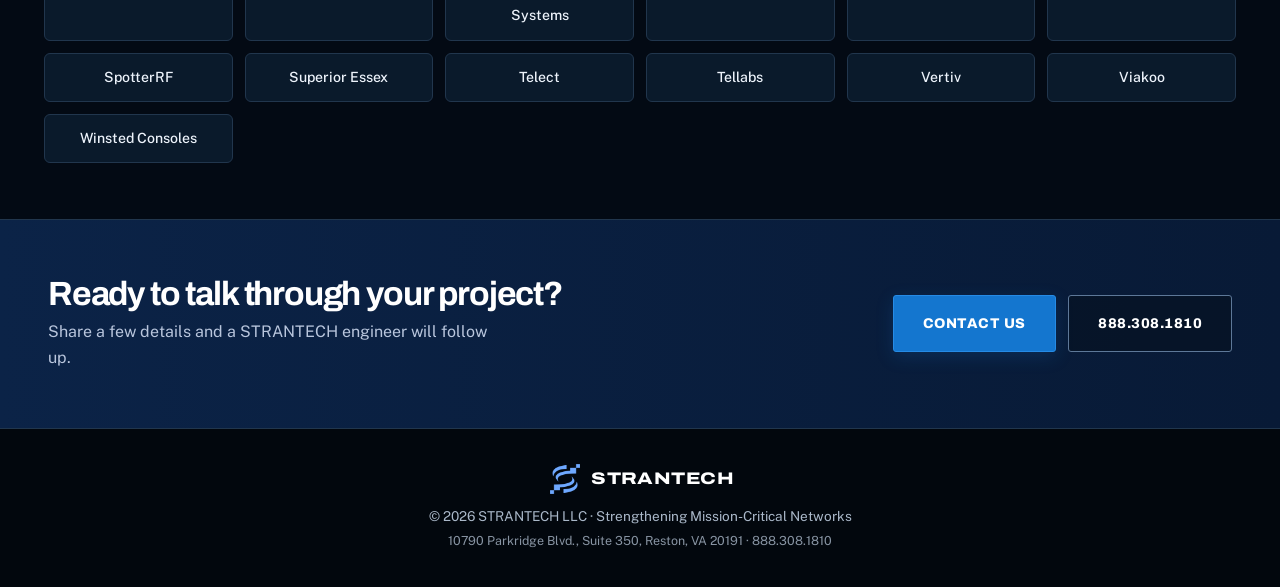
<file: partners.html>
<!DOCTYPE html>
<html lang="en">
<head>
  <meta charset="UTF-8" />
  <meta name="viewport" content="width=device-width, initial-scale=1.0" />
  <title>STRANTECH | Partners & Contracts</title>
  <meta name="description" content="STRANTECH partners and contract vehicles for mission-critical infrastructure delivery to defense and government customers." />
  <link rel="icon" type="image/png" href="[data-uri]" />
  <link href="https://fonts.googleapis.com/css2?family=Inter:wght@400;500;600;700;800&display=swap" rel="stylesheet">
  <style>
    :root { --navy:#0a1628; --blue:#0055a5; --blue-bright:#0070c9; --cyan:#00a3e0; --purple:#6b2d8b; --orange:#e85d04; --text:#1a1a1a; --muted:#5a6577; --bg:#fff; --bg-alt:#f4f6f9; --card:#fff; --border:#e2e8f0; --header-bg:rgba(255,255,255,0.97); }
    [data-theme="dark"] { --text:#f0f4f8; --muted:#94a3b8; --bg:#0a0f1a; --bg-alt:#111827; --card:#1a2332; --border:#2d3748; --header-bg:rgba(10,15,26,0.95); }
    * { margin:0; padding:0; box-sizing:border-box; }
    body { font-family:Inter,system-ui,sans-serif; background:var(--bg); color:var(--text); line-height:1.65; }
    .accent-line { height:3px; width:80px; background:linear-gradient(90deg,var(--purple),var(--orange)); border-radius:2px; margin:1rem 0 1.5rem; }
    header { position:fixed; top:0; left:0; right:0; z-index:100; background:var(--header-bg); backdrop-filter:blur(12px); border-bottom:1px solid var(--border); }
    .nav-container { max-width:1200px; margin:0 auto; padding:0.75rem 1.25rem; display:flex; align-items:center; justify-content:space-between; }
    .logo-group { display:flex; align-items:center; gap:0.6rem; text-decoration:none; }
    .logo-group img { height:36px; }
    .logo-text { font-weight:800; font-size:1.2rem; color:var(--text); }
    .cage-badge { font-size:0.62rem; font-weight:600; background:rgba(0,85,165,0.08); color:var(--blue); padding:0.15rem 0.4rem; border-radius:3px; border:1px solid rgba(0,85,165,0.2); }
    nav { display:flex; align-items:center; gap:1.2rem; }
    nav a { color:var(--muted); text-decoration:none; font-size:0.85rem; font-weight:500; }
    nav a:hover, nav a.active { color:var(--blue); }
    .btn { display:inline-flex; padding:0.55rem 1.1rem; border-radius:4px; font-weight:600; font-size:0.85rem; text-decoration:none; }
    .btn-primary { background:var(--blue); color:#fff; }
    .theme-toggle, .mobile-toggle { background:none; border:1px solid var(--border); color:var(--text); width:40px; height:40px; border-radius:4px; cursor:pointer; font-size:1.1rem; display:flex; align-items:center; justify-content:center; }
    .mobile-toggle { display:none; } #themeToggleMobile { display:none; }
    @media (max-width:980px) { nav { display:none; } .mobile-toggle, #themeToggleMobile { display:flex; } #themeToggle { display:none; } }
    .mobile-menu { display:none; position:fixed; top:58px; left:0; right:0; background:var(--header-bg); border-bottom:1px solid var(--border); padding:1rem 1.25rem; z-index:99; flex-direction:column; gap:0.5rem; }
    .mobile-menu.open { display:flex; }
    .mobile-menu a { color:var(--text); text-decoration:none; font-weight:500; padding:0.5rem 0; border-bottom:1px solid var(--border); }
    section { padding:6.5rem 1.25rem 3.5rem; }
    .container { max-width:1100px; margin:0 auto; }
    .section-label { font-size:0.72rem; font-weight:600; letter-spacing:0.12em; text-transform:uppercase; color:var(--blue); margin-bottom:0.4rem; }
    h1 { font-size:clamp(1.7rem,3.2vw,2.3rem); font-weight:700; }
    h2 { font-size:1.25rem; font-weight:700; margin-bottom:0.6rem; }
    .lead { font-size:1rem; color:var(--muted); max-width:720px; margin-bottom:1.5rem; }
    .contract-card { background:var(--card); border:1px solid var(--border); border-radius:8px; padding:1.4rem; margin-bottom:1rem; }
    .contract-card h3 { font-size:1.05rem; color:var(--blue); margin-bottom:0.35rem; }
    [data-theme="dark"] .contract-card h3 { color:var(--cyan); }
    .contract-card p { font-size:0.9rem; color:var(--muted); }
    .partner-grid { display:grid; grid-template-columns:repeat(auto-fill,minmax(180px,1fr)); gap:0.75rem; margin-top:1rem; }
    .partner-item { background:var(--bg-alt); border:1px solid var(--border); border-radius:6px; padding:0.75rem 1rem; font-size:0.88rem; font-weight:500; text-align:center; }
    footer { background:var(--navy); color:rgba(255,255,255,0.7); padding:2.2rem 1.25rem; text-align:center; font-size:0.85rem; }
    footer .logo-text { color:#fff; }
  </style>
<style>
/* STRANTECH header polish: professional icon buttons + mobile fit */
.nav-container{min-width:0}
.logo-group{min-width:0;flex-shrink:1}
.logo-text{white-space:nowrap}
.nav-actions{display:flex;gap:.5rem;align-items:center;flex-shrink:0;margin-left:auto}.cage-badge{margin-left:.65rem;}
.theme-toggle,.mobile-toggle{margin-right:0;align-items:center;justify-content:center;border:1px solid var(--border);background:var(--card);border-radius:8px;color:var(--text);cursor:pointer;flex-shrink:0;padding:0;line-height:0}
.theme-toggle svg,.mobile-toggle svg{width:20px;height:20px;display:block}
.theme-toggle:hover,.mobile-toggle:hover{border-color:var(--blue);color:var(--blue)}
[data-theme="dark"] .theme-toggle:hover,[data-theme="dark"] .mobile-toggle:hover{border-color:var(--cyan);color:var(--cyan)}
@media (min-width:981px){#themeToggle{display:inline-flex;width:36px;height:36px}}
@media (max-width:980px){
  .nav-container{gap:.75rem;padding:.65rem .9rem}
  .logo-group{gap:.55rem}
  .mobile-toggle,#themeToggleMobile{width:42px;height:42px}
}
@media (max-width:430px){
  .cage-badge{display:none}
  .logo-group img{height:32px}
  .logo-text{font-size:1.05rem;overflow:hidden;text-overflow:ellipsis}
}
</style>
<link rel="stylesheet" href="polish.css">
<link rel="stylesheet" href="sitewide.css">

<style id="strantech-centering-fix">
/* Center the site consistently and prevent horizontal overflow. */
html, body { width:100%; max-width:100%; margin:0; overflow-x:clip; }
*, *::before, *::after { box-sizing:border-box; }
header { left:0 !important; right:0 !important; width:100% !important; }
.nav-container, .wrap, .container, .page-banner .wrap { margin-left:auto !important; margin-right:auto !important; }
.nav-container { width:100%; }
img, video, iframe { max-width:100%; }
@media (min-width:901px) and (max-width:1280px) {
  header nav { display:none !important; }
  header .mobile-toggle { display:inline-flex !important; align-items:center; justify-content:center; }
  .nav-container { width:100% !important; max-width:1180px !important; padding-left:clamp(1rem,3vw,2rem) !important; padding-right:clamp(1rem,3vw,2rem) !important; }
}
</style>


<style id="true-centered-layout-fix">
/* Keep the page content in one centered, responsive column. */
html, body { width:100%; max-width:100%; margin:0; overflow-x:hidden; }
header { width:100% !important; left:0 !important; right:0 !important; }
.wrap, .container, .nav-container, .page-banner .wrap, .cta-band .in {
  width: min(100% - 48px, 1308px) !important;
  max-width: 1308px !important;
  margin-left: auto !important; margin-right: auto !important;
}
.nav-container { display:flex; align-items:center; justify-content:space-between; }
.hero .wrap { margin-inline:auto !important; }
img, video, iframe { max-width:100%; }
@media (max-width: 700px) {
  .wrap, .container, .nav-container, .page-banner .wrap, .cta-band .in { width: calc(100% - 32px) !important; }
}
@media (min-width: 901px) and (max-width: 1280px) {
  header nav { display:none !important; }
  header .mobile-toggle { display:inline-flex !important; align-items:center; justify-content:center; }
}
</style>

</head>
<body>
  <header>
    <div class="nav-container">
      <a href="index.html" class="logo-group">
        <img src="images/strantech-logo-light.png" alt="STRANTECH" />
        <span class="logo-text">STRANTECH</span>
        <span class="cage-badge">CAGE: 1W2E4</span>
      </a>
      <nav><a href="index.html">Home</a><a href="capabilities.html">Capabilities</a><a href="partners.html" class="active">Federal Contracting</a><a href="index.html#performance">Past Performance</a><a href="locations.html">Global Operations</a><a href="about.html">About</a><a href="index.html#contact">Contact</a><a href="index.html#contact" class="btn btn-primary btn-arrow">Contact Us</a></nav>
      <div class="nav-actions">
        <button class="theme-toggle" id="themeToggleMobile"><svg viewBox="0 0 24 24" fill="none" stroke="currentColor" stroke-width="2" stroke-linecap="round" stroke-linejoin="round" aria-hidden="true"><path d="M21 12.79A9 9 0 1 1 11.21 3 7 7 0 0 0 21 12.79z"/></svg></button>
        <button class="mobile-toggle" id="mobileToggle"><svg viewBox="0 0 24 24" fill="none" stroke="currentColor" stroke-width="2" stroke-linecap="round" aria-hidden="true"><path d="M4 7h16M4 12h16M4 17h16"/></svg></button>
      </div>
    </div>
  </header>
  <div class="mobile-menu" id="mobileMenu"><a href="index.html">Home</a><a href="capabilities.html">Capabilities</a><a href="partners.html" class="active">Federal Contracting</a><a href="index.html#performance">Past Performance</a><a href="locations.html">Global Operations</a><a href="about.html">About</a><a href="index.html#contact">Contact</a><a href="index.html#contact" class="btn btn-primary btn-arrow">Contact Us</a></div>

  <div class="page-banner" style="background-image:url(images/modular-scif-buildouts.jpg)" role="img" aria-label="Partners and contracts"><div><h1>Partners and contracts</h1><p>The vehicles and teammates behind our federal and commercial work.</p></div></div>
<section>
    <div class="container">
      <div class="section-label">Relationships That Deliver</div>
      <h1>Partners & Contracts</h1>
      <div class="accent-line"></div>
      <p class="lead">We invest in building and growing deep partnerships with our customers and industry partners. We make our customers’ goals, objectives, and challenges our own.</p>

      <h2>Prime Contracts</h2>
      <div class="accent-line"></div>
      <div class="contract-card">
        <h3>GSA Multiple Award Schedule (MAS)</h3>
        <p>Contract Number: <strong>47QSWA-19-D-004F</strong></p>
      </div>
      <div class="contract-card">
        <h3>Defense Logistics Agency — Network Infrastructure Support Services (NISS) IDIQ</h3>
        <p>Network infrastructure support services for DLA and related DoD requirements.</p>
      </div>
      <div class="contract-card">
        <h3>U.S. Government Worldwide Facilities — Energy Storage Systems Projects IDIQ</h3>
        <p>Contract Number: <strong>19GE50-24-D-0036</strong></p>
      </div>
      <div class="contract-card">
        <h3>U.S. Government Worldwide Facilities — HVAC System Upgrade/Replacement IDIQ</h3>
        <p>Contract Number: <strong>19GE50-24-D-0043</strong></p>
      </div>

      <h2 style="margin-top:2.5rem;">Government Partners</h2>
      <div class="accent-line"></div>
      <p class="lead">For more than 20 years, a valued partner to the U.S. Government and our nation’s top system integrators — building, maintaining and securing critical information and infrastructure.</p>

      <h2 style="margin-top:2rem;">Technology Partners</h2>
      <div class="accent-line"></div>
      <div class="partner-grid">
        <div class="partner-item">APC / Vertiv</div>
        <div class="partner-item">Avaya</div>
        <div class="partner-item">Avocent</div>
        <div class="partner-item">Benning</div>
        <div class="partner-item">Building Intelligence</div>
        <div class="partner-item">C &amp; D Technologies</div>
        <div class="partner-item">Cisco</div>
        <div class="partner-item">CNL</div>
        <div class="partner-item">Corning</div>
        <div class="partner-item">Dedrone</div>
        <div class="partner-item">FutureFlex Air-Blown Fiber</div>
        <div class="partner-item">GNB Industrial Power</div>
        <div class="partner-item">Holocom</div>
        <div class="partner-item">Identiv</div>
        <div class="partner-item">Network Integrity Systems</div>
        <div class="partner-item">Safetrust</div>
        <div class="partner-item">Samsung</div>
        <div class="partner-item">Senstar / Magal</div>
        <div class="partner-item">SpotterRF</div>
        <div class="partner-item">Superior Essex</div>
        <div class="partner-item">Telect</div>
        <div class="partner-item">Tellabs</div>
        <div class="partner-item">Vertiv</div>
        <div class="partner-item">Viakoo</div>
        <div class="partner-item">Winsted Consoles</div>
      </div>
    </div>
  </section>

  <div class="cta-band"><div class="in"><div><h2>Ready to talk through your project?</h2><p>Share a few details and a STRANTECH engineer will follow up.</p></div><div class="row"><a href="index.html#contact" class="btn btn-primary btn-lg">Contact Us</a><a href="tel:+18883081810" class="btn btn-outline btn-lg">888.308.1810</a></div></div></div>
<div class="callbar"><a class="btn btn-outline" style="color:#fff" href="tel:+18883081810">Call</a><a class="btn btn-primary" href="index.html#contact">Contact Us</a></div>
<footer>
    <div class="logo-group" style="justify-content:center;margin-bottom:0.7rem;">
      <img src="images/strantech-logo-light.png" alt="STRANTECH" style="height:30px" />
      <span class="logo-text" style="font-size:1.05rem">STRANTECH</span>
    </div>
    <p>© 2026 STRANTECH LLC · Strengthening Mission-Critical Networks</p>
    <p style="margin-top:0.25rem;font-size:0.78rem;opacity:0.8;">10790 Parkridge Blvd., Suite 350, Reston, VA 20191 · 888.308.1810</p>
  </footer>
  <script>
    const root=document.documentElement;
    const toggles=[document.getElementById('themeToggle'),document.getElementById('themeToggleMobile')];
    /*header-icons*/const ICON_SUN='<svg viewBox="0 0 24 24" fill="none" stroke="currentColor" stroke-width="2" stroke-linecap="round" stroke-linejoin="round" aria-hidden="true"><circle cx="12" cy="12" r="4"/><path d="M12 2v2M12 20v2M4.93 4.93l1.41 1.41M17.66 17.66l1.41 1.41M2 12h2M20 12h2M6.34 17.66l-1.41 1.41M19.07 4.93l-1.41 1.41"/></svg>';const ICON_MOON='<svg viewBox="0 0 24 24" fill="none" stroke="currentColor" stroke-width="2" stroke-linecap="round" stroke-linejoin="round" aria-hidden="true"><path d="M21 12.79A9 9 0 1 1 11.21 3 7 7 0 0 0 21 12.79z"/></svg>';const ICON_MENU='<svg viewBox="0 0 24 24" fill="none" stroke="currentColor" stroke-width="2" stroke-linecap="round" aria-hidden="true"><path d="M4 7h16M4 12h16M4 17h16"/></svg>';const ICON_CLOSE='<svg viewBox="0 0 24 24" fill="none" stroke="currentColor" stroke-width="2" stroke-linecap="round" aria-hidden="true"><path d="M6 6l12 12M18 6L6 18"/></svg>';function setTheme(t){if(t==='dark')root.setAttribute('data-theme','dark');else root.removeAttribute('data-theme');localStorage.setItem('theme',t);toggles.forEach(b=>{if(b)b.innerHTML = t === 'dark' ? ICON_SUN : ICON_MOON;});}
    setTheme(localStorage.getItem('theme') || 'dark');
    toggles.forEach(b=>{if(b)b.addEventListener('click',()=>setTheme(root.getAttribute('data-theme')==='dark'?'light':'dark'));});
    const mobileToggle=document.getElementById('mobileToggle'),mobileMenu=document.getElementById('mobileMenu');
    mobileToggle.addEventListener('click',()=>{mobileMenu.classList.toggle('open');mobileToggle.innerHTML = mobileMenu.classList.contains('open') ? ICON_CLOSE : ICON_MENU;});
    function closeMobile(){mobileMenu.classList.remove('open');mobileToggle.innerHTML = ICON_MENU;}
  </script>
<script src="polish.js"></script>
</body>
</html>
</file>
<file: polish.css>
@import url('https://fonts.googleapis.com/css2?family=Archivo:wdth,wght@62..125,500..800&family=Public+Sans:wght@400;500;600&display=swap');
:root,[data-theme=dark]{--ink:#050d1c;--bg:#050d1c;--bg-alt:#08142a;--card:#0b1a33;--text:#e8eef8;--muted:#9fb0c9;--border:#1b3358;--blue:#6ea8ff;--cyan:#6ea8ff;--blue-bright:#7fb2ff;--signal:#2f7de1;--signal-d:#2568c2;--header-bg:rgba(5,13,28,.92);--navy:#050d1c}
body{font-family:'Public Sans',system-ui,sans-serif;background:var(--bg);color:var(--text)}
h1,h2,h3,h4,.logo-text,.btn{font-family:'Archivo',sans-serif}
h2{font-weight:700;letter-spacing:-.01em;color:#fff}
.theme-toggle,#themeToggle,#themeToggleMobile,#theme{display:none!important}
header{background:var(--header-bg);border-bottom:1px solid var(--border);backdrop-filter:blur(12px)}
.logo-group img{height:34px;width:auto}.logo-text{font-stretch:125%;font-weight:800;letter-spacing:.04em;color:#fff}
.cage-badge{color:var(--blue);border-color:var(--border);background:transparent}
nav a{color:#c3cfe4}nav a:hover,nav a.active{color:#fff}nav a.active{box-shadow:inset 0 -2px var(--signal)}
.btn{border-radius:4px;font-weight:700;font-size:.82rem;letter-spacing:.06em;text-transform:uppercase;padding:.8rem 1.4rem;transition:background .2s,box-shadow .2s}
.btn-primary{background:var(--signal);color:#fff;box-shadow:0 0 0 1px #5aa0ff55}
.btn-primary:hover{background:#3b8cf5;box-shadow:0 6px 22px #2f7de155}
.btn-lg{padding:1rem 1.8rem;font-size:.88rem}
.btn-outline{border:1.5px solid #5b7399;color:#fff;background:transparent}.btn-outline:hover{border-color:#fff;color:#fff}
:focus-visible{outline:3px solid #7fb2ff;outline-offset:2px}
.accent-line,.accent-line-center{background:var(--signal);height:3px}.section-label{text-transform:none;letter-spacing:0;color:var(--blue)}
.card,.lead-card,.value-card,.partner-item,.contract-card{background:var(--card);border-color:var(--border);border-radius:6px;box-shadow:none}
.card:hover,.lead-card:hover{transform:none;box-shadow:none;border-color:var(--signal)}
.cta-band{background:linear-gradient(90deg,#0b2347,#081a36);border-top:1px solid var(--border);color:#fff;padding:3.5rem 1.5rem}
.cta-band .in{max-width:1180px;margin:0 auto;display:flex;flex-wrap:wrap;gap:1.5rem 3rem;align-items:center;justify-content:space-between}
.cta-band h2{font-size:clamp(1.5rem,3vw,2.1rem);margin:0 0 .4rem}.cta-band p{color:#b9c6dd;max-width:46ch}.cta-band .row{display:flex;flex-wrap:wrap;gap:.8rem}
footer{background:#030812;border-top:1px solid var(--border);color:#9fb0c9}footer a{color:#c3cfe4}
.page-banner{position:relative;margin-top:64px;height:clamp(220px,32vw,340px);background:var(--ink) center/cover;display:flex;align-items:flex-end}
.page-banner::before{content:"";position:absolute;inset:0;background:linear-gradient(90deg,rgba(5,13,28,.92),rgba(5,13,28,.4))}
.page-banner div{position:relative;max-width:1180px;width:100%;margin:0 auto;padding:0 1.5rem 2rem;color:#fff}
.page-banner h1{font:800 clamp(1.9rem,4vw,3rem)/1.1 'Archivo',sans-serif;color:#fff;margin:0 0 .4rem}.page-banner p{color:#d3dcec;max-width:52ch}
.callbar{display:none}
@media(max-width:700px){.callbar{display:flex;position:fixed;left:0;right:0;bottom:0;z-index:90;background:#030812;border-top:1px solid var(--border);padding:.6rem;gap:.6rem}.callbar .btn{flex:1;padding:.8rem}body{padding-bottom:4.2rem}}
@media(prefers-reduced-motion:reduce){*{transition:none!important;scroll-behavior:auto!important}}
/* mockup-style header: transparent over imagery, solid after scroll, blue underline */
header{position:fixed;top:0;left:0;right:0;z-index:100;background:linear-gradient(180deg,rgba(5,13,28,.72),rgba(5,13,28,0));border-bottom:1px solid rgba(255,255,255,.08);backdrop-filter:blur(3px);transition:background .25s}
header.solid{background:rgba(5,13,28,.94);backdrop-filter:blur(12px);border-bottom-color:var(--border)}
nav a.active{box-shadow:none}
nav a:not(.btn){position:relative;padding:.5rem 0;color:#e8eef8}
nav a:not(.btn)::after{content:"";position:absolute;left:0;right:0;bottom:-6px;height:2px;background:#2f7de1;transform:scaleX(0);transition:transform .2s}
nav a:not(.btn):hover::after,nav a.active::after{transform:scaleX(1)}
nav a.btn{background:#1d5fc4;border:1px solid #5aa0ff;font-size:.72rem;padding:.75rem 1.3rem}
nav a.btn:hover{background:#2f7de1}.btn-arrow::after{content:"→";margin-left:.7rem}
.page-banner{margin-top:0;padding-top:64px;height:clamp(290px,36vw,390px)}
</file>
<file: sitewide.css>
/* STRANTECH shared visual system — applied across every page */
:root,[data-theme="dark"]{
  --ink:#030a14;--bg:#030a14;--bg-alt:#071321;--card:#0a1a2b;
  --text:#edf3fb;--muted:#aab8c9;--border:#21364d;
  --blue:#82b6f5;--cyan:#5ba9ff;--blue-bright:#9bc8ff;
  --signal:#1476cf;--signal-d:#0f62ad;--header-bg:rgba(3,10,20,.94);--navy:#030a14;
}
html{scroll-behavior:smooth;scroll-padding-top:90px}
body{font-family:"Public Sans",Arial,sans-serif;background:var(--bg);color:var(--text)}
h1,h2,h3,h4,.logo-text,.btn{font-family:"Archivo","Arial Narrow",Arial,sans-serif}
h1,h2,h3{letter-spacing:-.035em;line-height:1.08}
p{color:var(--muted)}
header{position:fixed;inset:0 0 auto;z-index:100;background:var(--header-bg);border-bottom:1px solid rgba(119,167,217,.2);backdrop-filter:blur(16px);-webkit-backdrop-filter:blur(16px)}
header.solid{background:rgba(3,10,20,.98)}
.nav-container{max-width:1440px;min-height:66px;padding:.65rem clamp(1rem,3vw,2.5rem);gap:1.2rem}
.logo-group{flex-shrink:0;gap:.45rem}
.logo-group img{height:38px;width:38px;object-fit:contain}
.logo-text{font-weight:800;font-size:clamp(1.15rem,1.7vw,1.7rem);letter-spacing:.025em;color:#fff;white-space:nowrap}
.cage-badge{font-size:.56rem;line-height:1.2;padding:.3rem .42rem;border:1px solid #2a4865;color:#a9cfff;white-space:nowrap}
nav{gap:clamp(.55rem,1.3vw,1.25rem)}
nav a{font-size:clamp(.68rem,.78vw,.82rem);font-weight:600;color:#c8d4e3;text-decoration:none;white-space:nowrap;transition:color .18s}
nav a:hover,nav a.active{color:#fff}
nav a.active{box-shadow:inset 0 -2px #2386e4}
nav a.btn,nav a.btn-primary{color:white;font-size:.68rem;letter-spacing:.025em;box-shadow:none}
.btn{border-radius:3px;font-weight:800;letter-spacing:.035em;text-transform:uppercase;transition:background .2s,border-color .2s,transform .2s}
.btn-primary{background:#1476cf;border:1px solid #268be5;color:#fff;box-shadow:0 5px 18px #1476cf30}
.btn-primary:hover{background:#2389e6;transform:translateY(-1px)}
.btn-outline{border:1px solid #5d7898;color:#fff;background:rgba(5,16,29,.55)}
.btn-outline:hover{border-color:#a8d1ff;background:#0b2035}
.page-banner{position:relative;isolation:isolate;min-height:340px;display:flex;align-items:flex-end;padding:135px clamp(1.25rem,5vw,5rem) 3.2rem;background-position:center;background-size:cover;background-color:#071321;color:#fff}
.page-banner:before{content:"";position:absolute;inset:0;z-index:-1;background:linear-gradient(90deg,rgba(2,8,16,.94) 0%,rgba(3,12,23,.72) 48%,rgba(3,12,23,.22) 100%),linear-gradient(0deg,rgba(2,8,16,.65),transparent 70%)}
.page-banner h1{max-width:900px;font-size:clamp(2.5rem,5vw,4.6rem);font-weight:800;color:#fff;margin-bottom:.9rem}
.page-banner p{max-width:760px;font-size:clamp(.95rem,1.2vw,1.12rem);line-height:1.65;color:#d5dfec}
.page-banner .wrap{width:100%;max-width:1180px;margin:0 auto;padding:0}
section{scroll-margin-top:85px}
.card,.lead-card,.service-card,.capability-card,.stat-card{border-color:var(--border)}
.card,.lead-card{background:linear-gradient(145deg,rgba(12,29,48,.97),rgba(6,17,30,.98));}
.section-label{color:#8fc2ff;font-size:.72rem;font-weight:800;letter-spacing:.12em;text-transform:uppercase}
a{transition:color .18s}
img{max-width:100%}
footer{background:#02070d;border-top:1px solid var(--border)}
.mobile-menu{background:#030a14;border-color:var(--border);padding:1rem 1.5rem 1.5rem}
.mobile-menu a{font-size:.92rem;color:#e6eef8}
.mobile-toggle{cursor:pointer}
@media(max-width:1100px){
  .cage-badge{display:none}
  .nav-container{gap:.8rem}
  nav{gap:.7rem}
  nav a{font-size:.72rem}
  nav a.btn{padding:.65rem .75rem}
}
@media(max-width:900px){
  header nav{display:none}
  .mobile-toggle{display:inline-flex;align-items:center;justify-content:center}
  .nav-container{min-height:62px}
  .logo-group img{height:34px;width:34px}
  .page-banner{min-height:310px;padding-top:112px;padding-bottom:2.5rem}
}
@media(max-width:560px){
  .logo-text{font-size:1.15rem}
  .page-banner{min-height:290px;padding:105px 1.1rem 2rem}
  .page-banner h1{font-size:2.4rem}
  section{padding:3.5rem 0}
}

/* Keep the full navigation and CTA inside the viewport on mid-size desktop screens. */
@media (min-width: 901px) and (max-width: 1280px){
  header nav{display:none !important;}
  header .mobile-toggle{display:inline-flex !important;align-items:center;justify-content:center;}
  .nav-container{width:100%;max-width:100%;padding-left:clamp(1rem,3vw,2.5rem);padding-right:clamp(1rem,3vw,2.5rem);}
}
</file>
